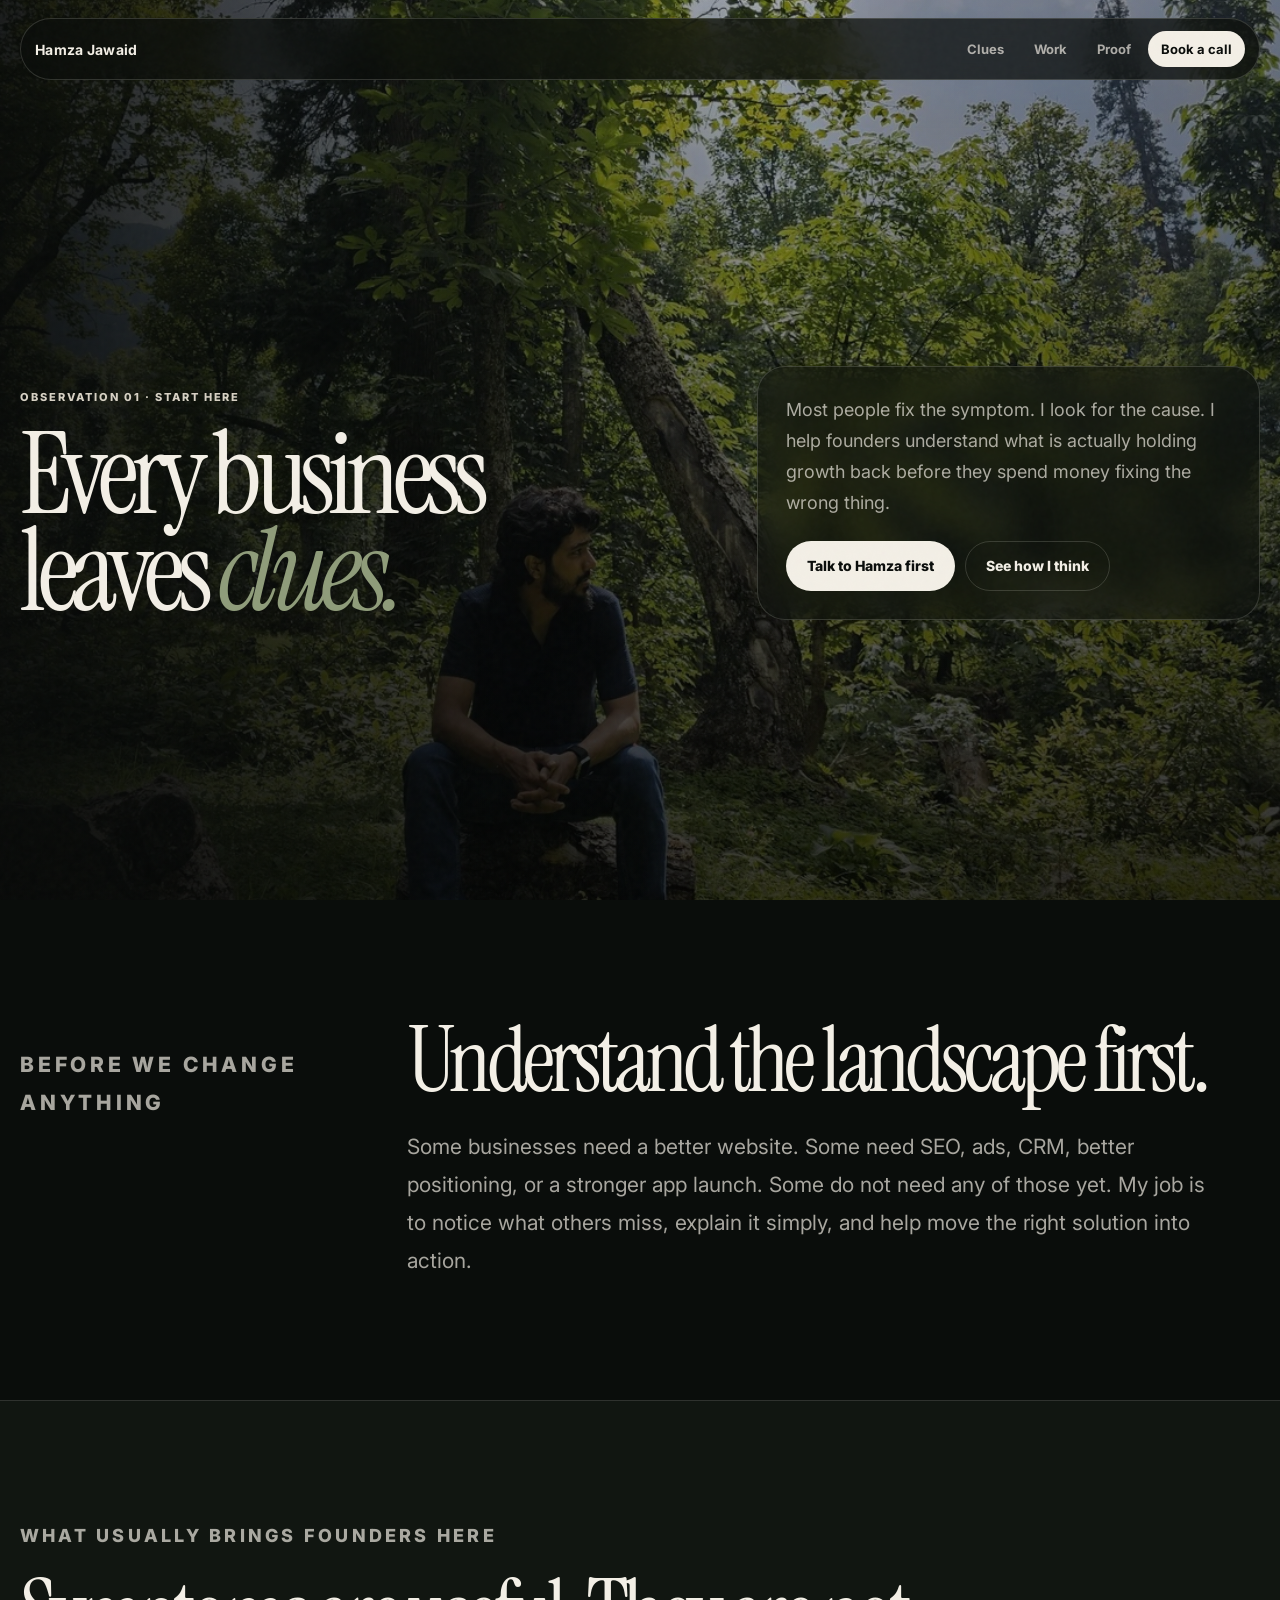
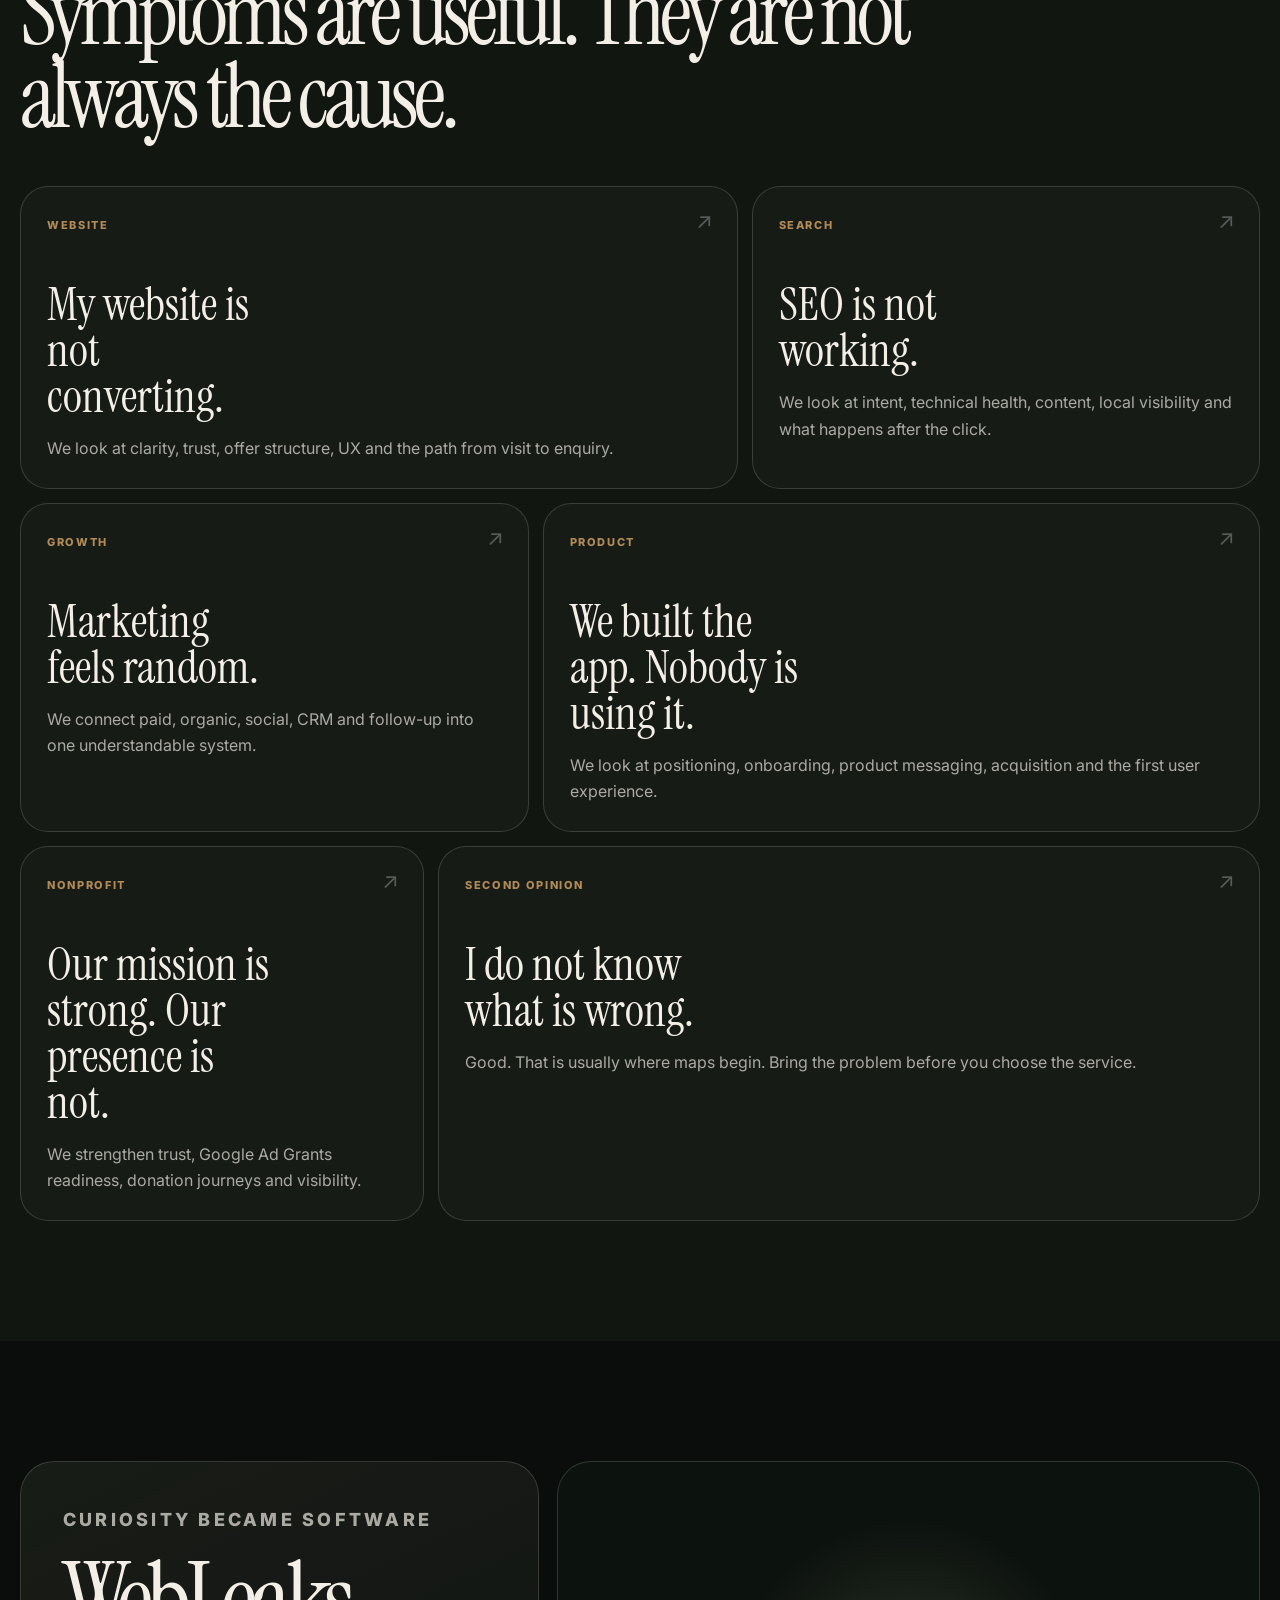
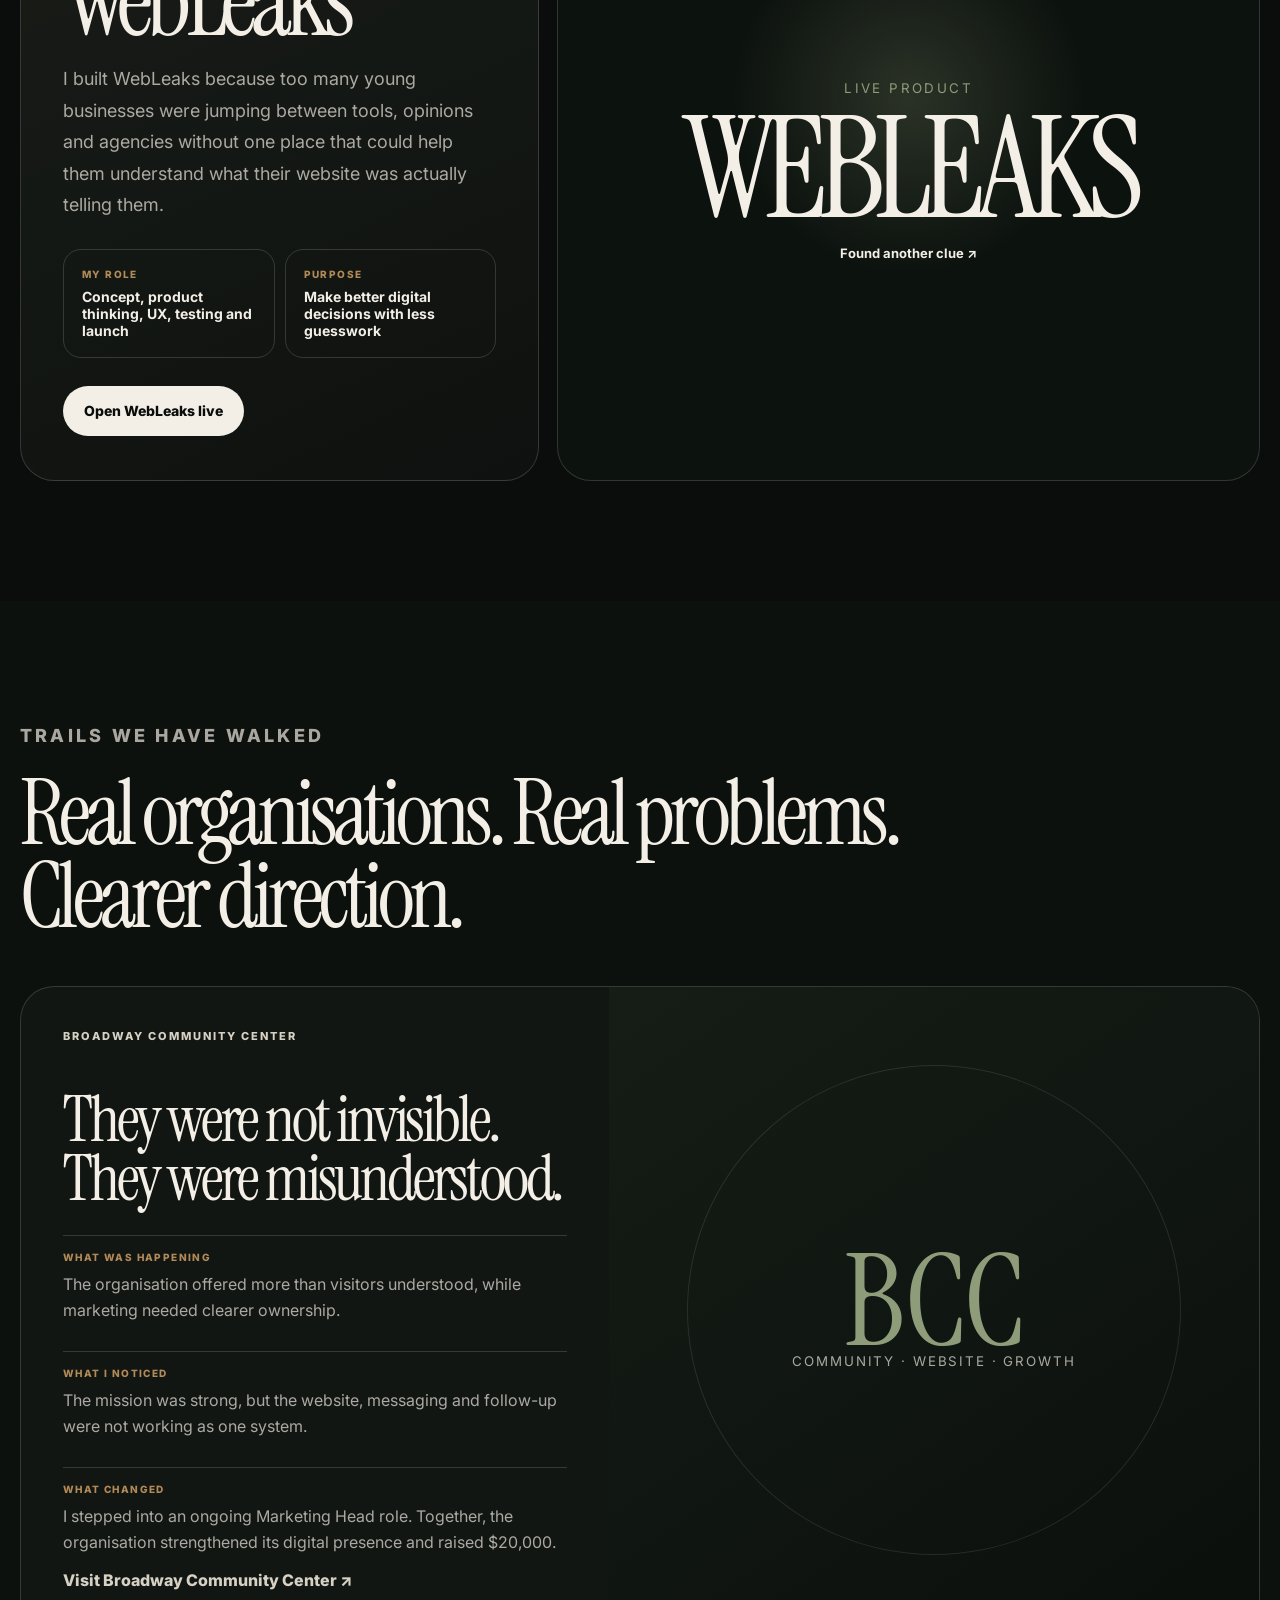
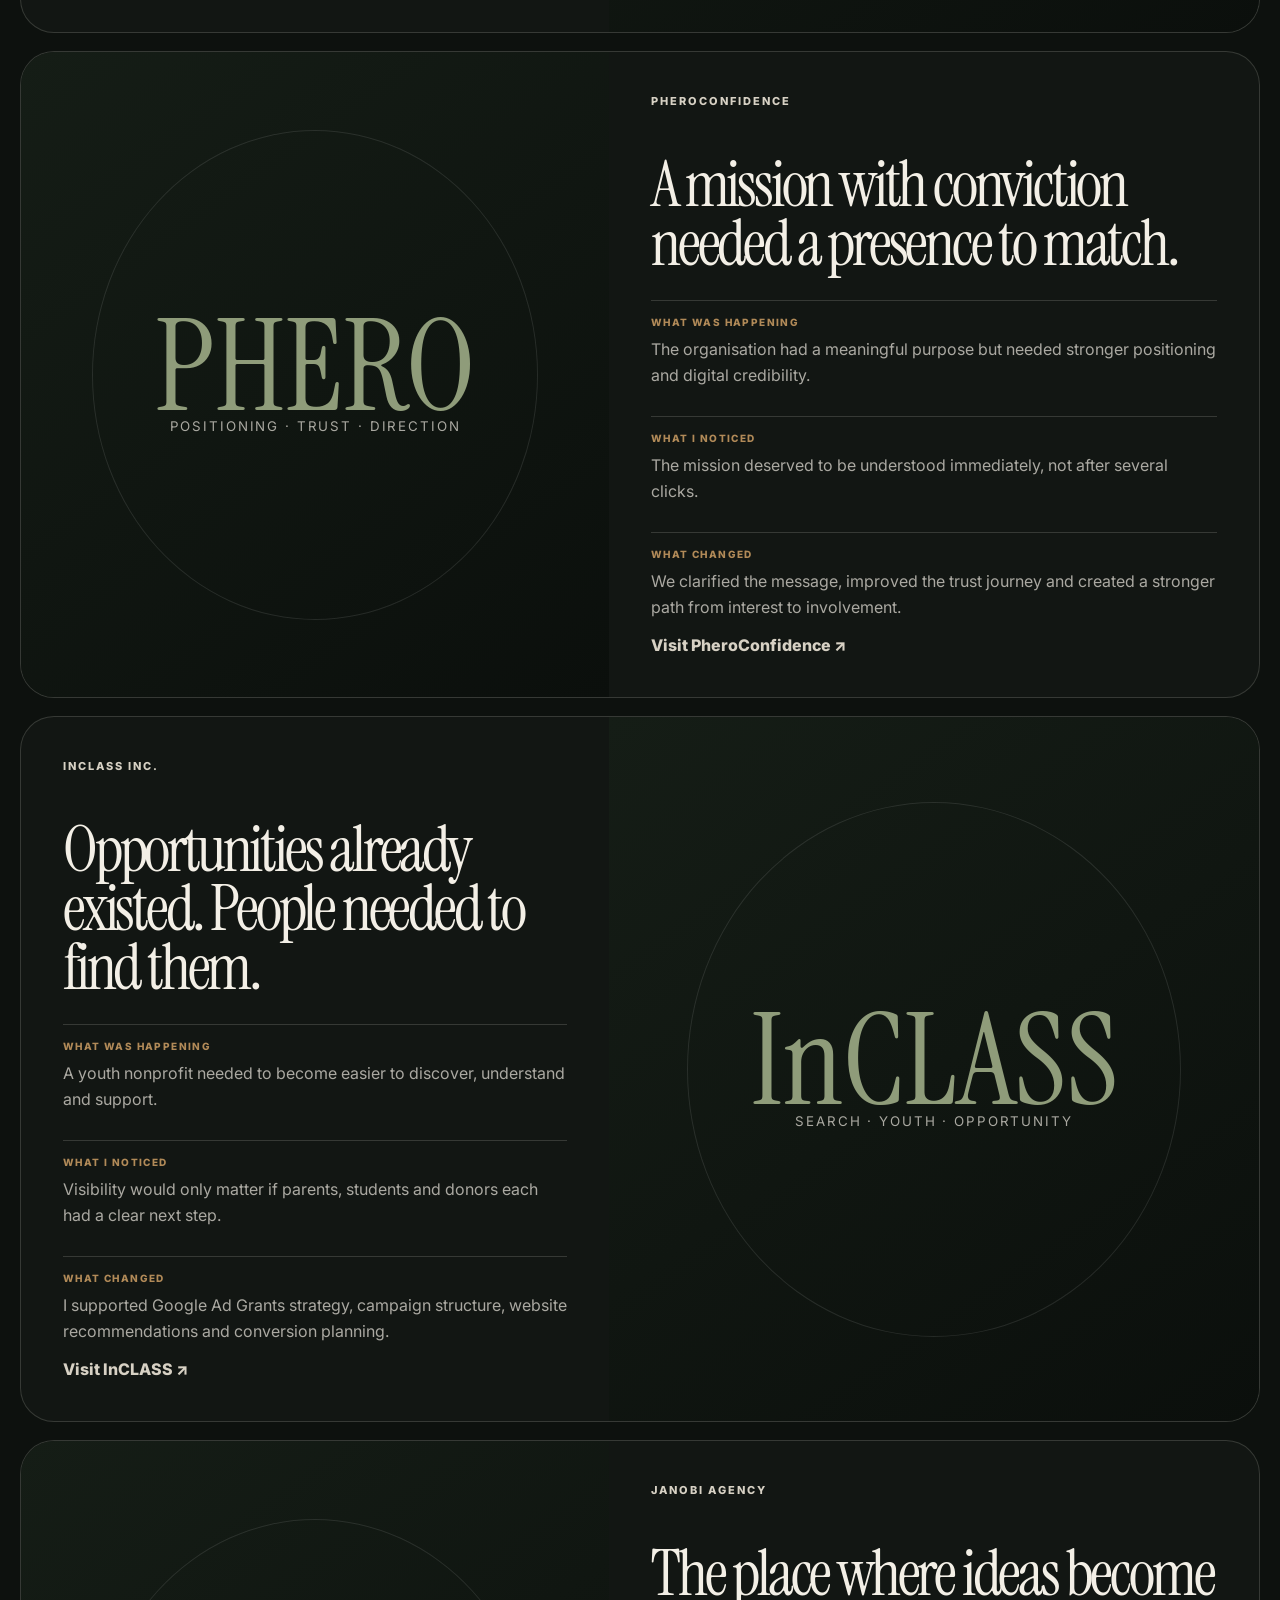
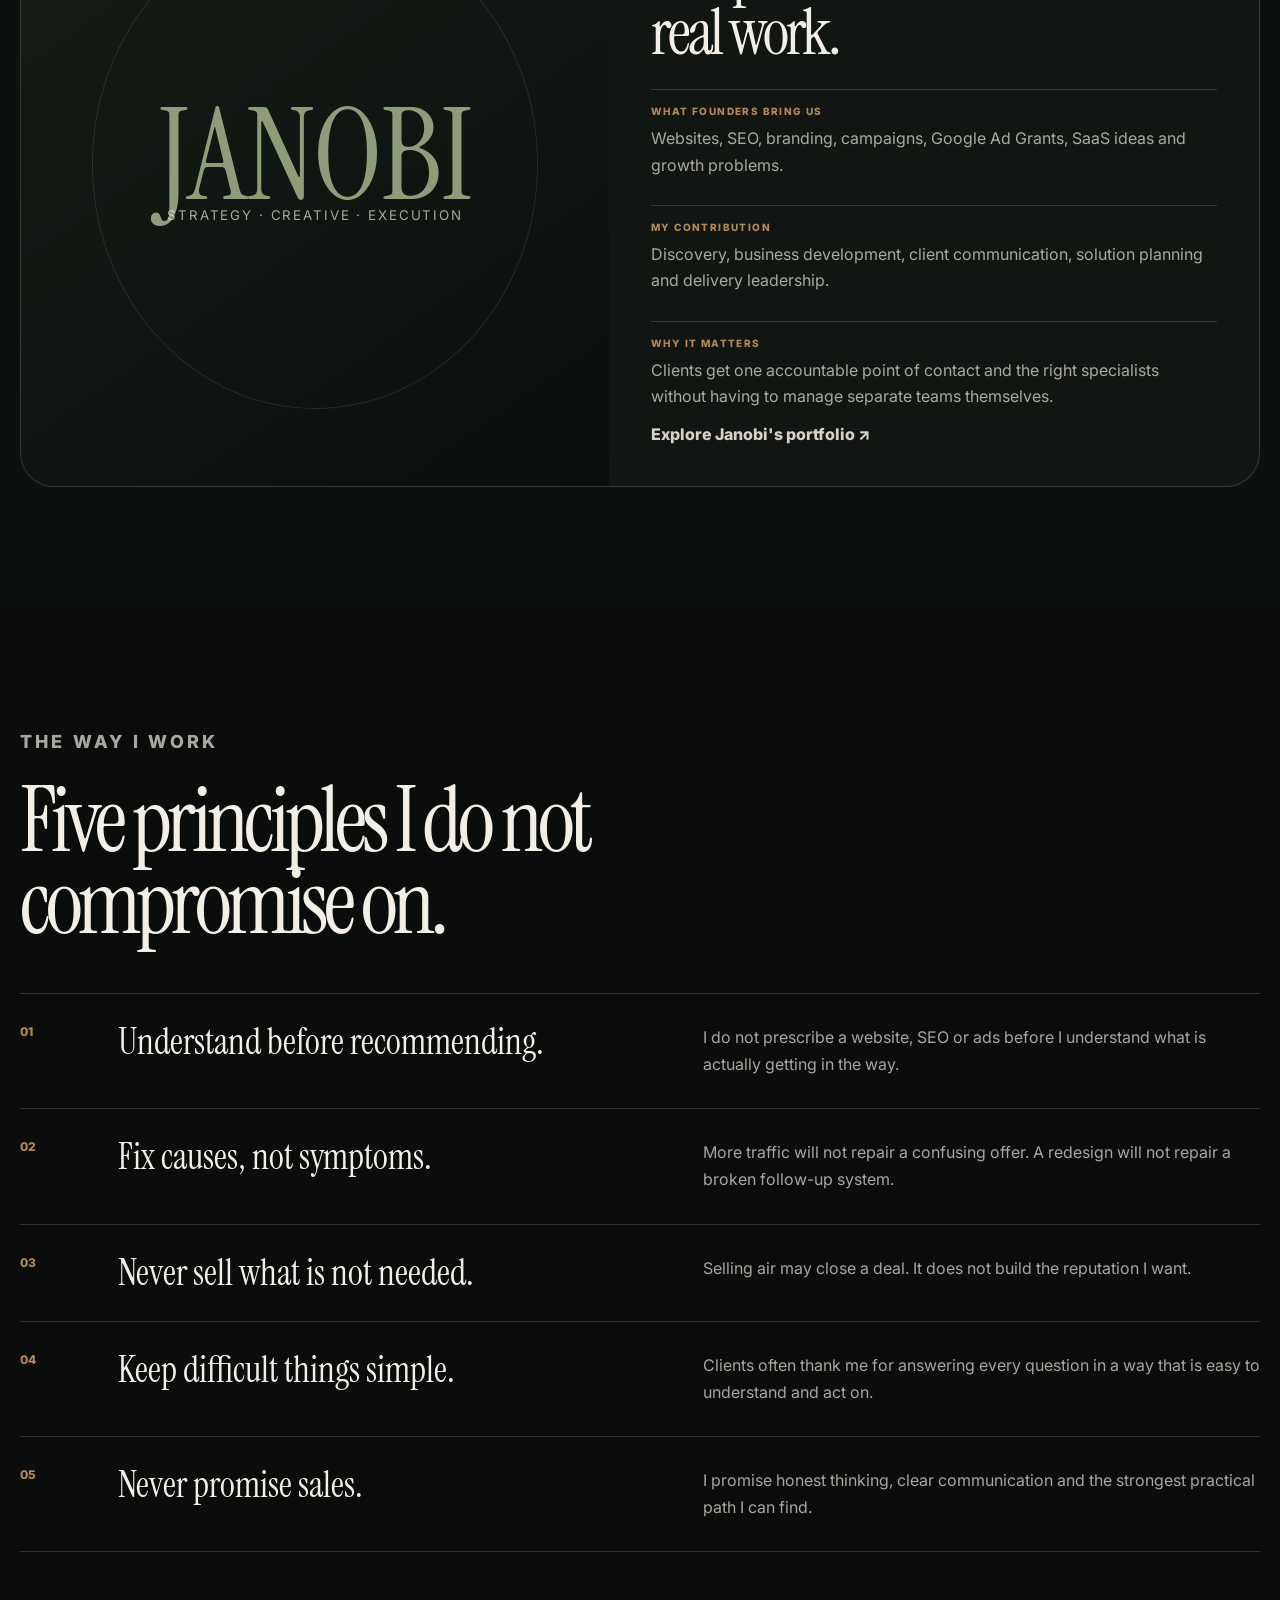
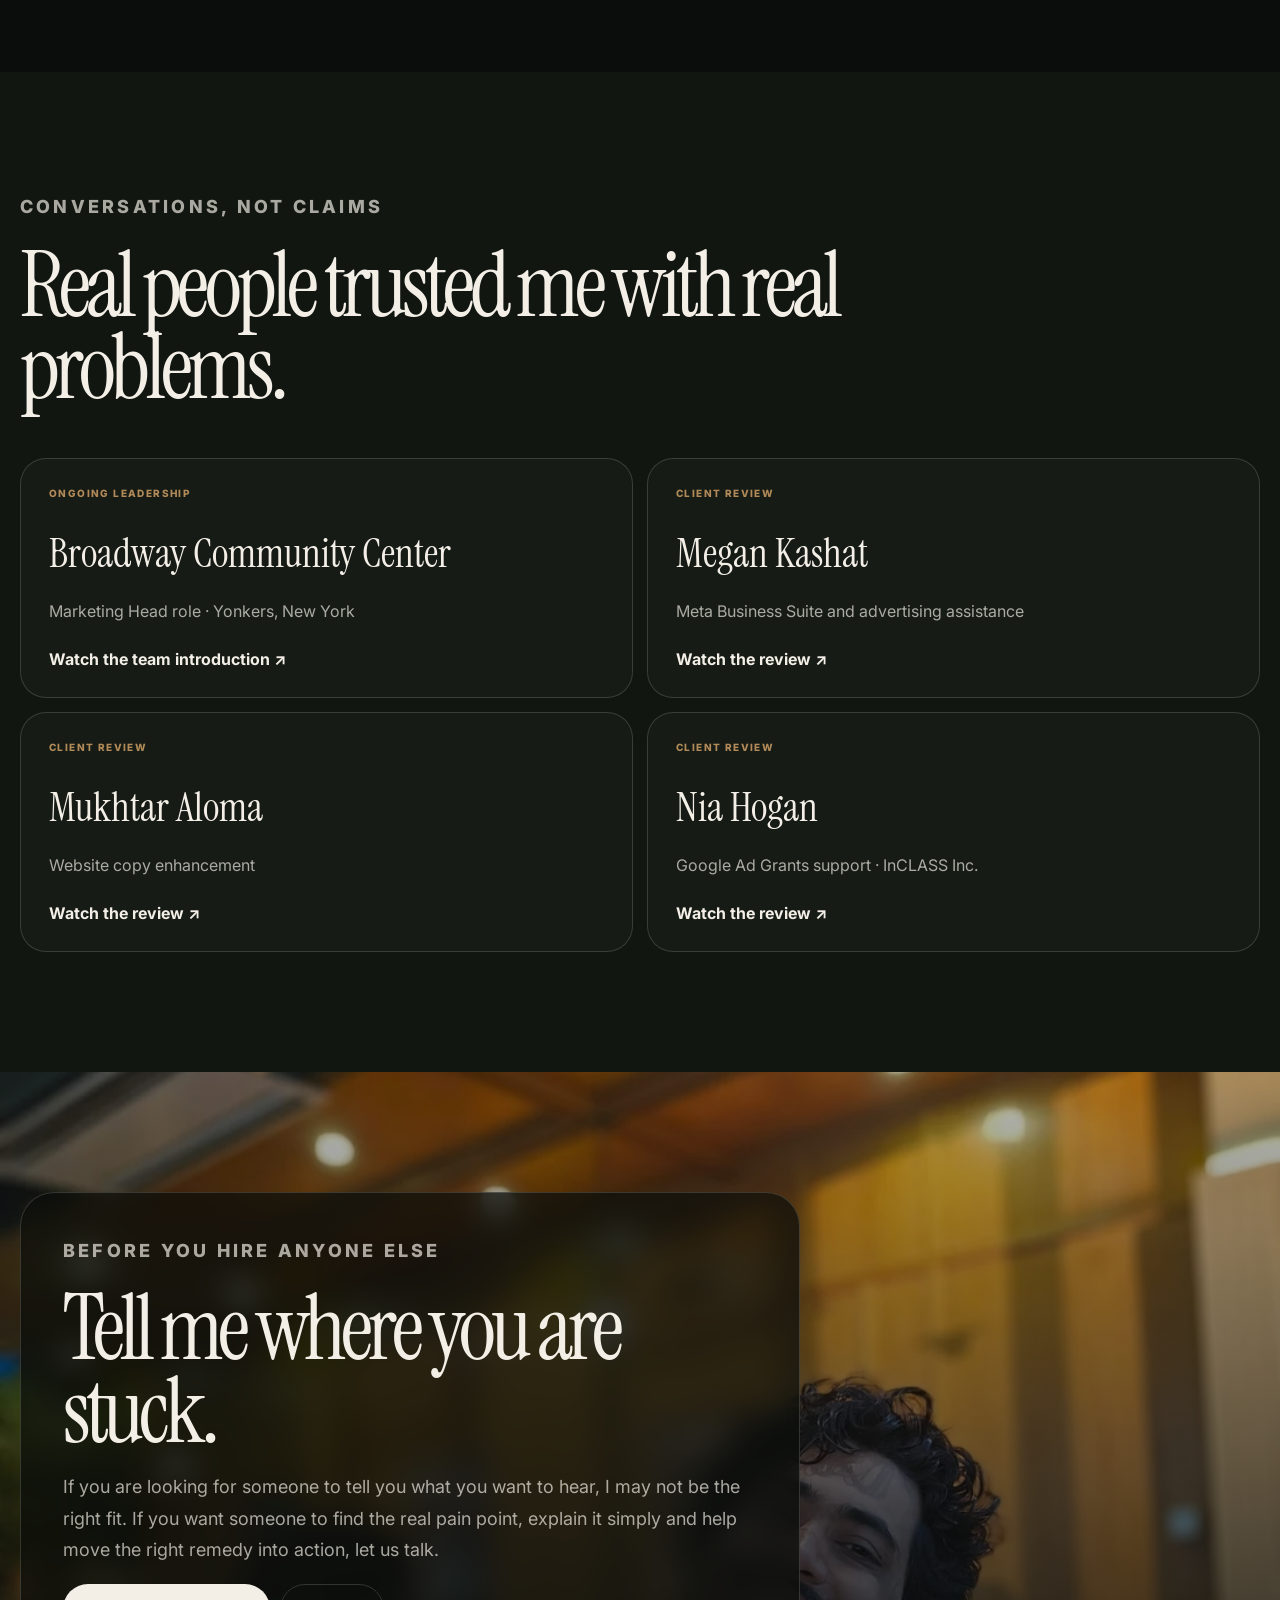
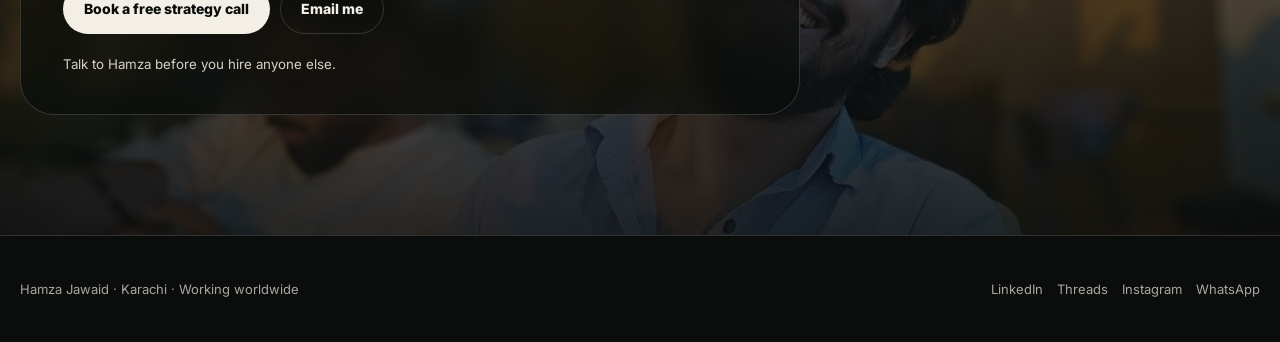
<file: index.html>
<!doctype html>
<html lang="en">
<head>
  <meta charset="utf-8" />
  <meta name="viewport" content="width=device-width, initial-scale=1" />
  <meta name="description" content="Hamza Jawaid helps founders understand what is actually holding their business back before they spend money fixing the wrong problem." />
  <meta name="theme-color" content="#0a0d0b" />
  <meta property="og:title" content="Hamza Jawaid — Every business leaves clues" />
  <meta property="og:description" content="Talk to Hamza before you hire anyone else. Websites, SEO, marketing, CRM, SaaS, apps and nonprofit growth start with finding the real problem." />
  <meta property="og:type" content="website" />
  <meta property="og:image" content="linkedin-banner.webp" />
  <link rel="canonical" href="https://hjbehari.github.io/hamza-portfolio/" />
  <title>Hamza Jawaid</title>
  <link rel="preconnect" href="https://fonts.googleapis.com" />
  <link rel="preconnect" href="https://fonts.gstatic.com" crossorigin />
  <link href="https://fonts.googleapis.com/css2?family=Instrument+Serif:ital@0;1&family=Inter:wght@400;500;600;700;800&display=swap" rel="stylesheet" />
  <link rel="preload" href="field-profile.webp" as="image" fetchpriority="high" />
  <link rel="stylesheet" href="trail.css" />
  <script src="trail.js" defer></script>
</head>
<body>
  <header class="nav" aria-label="Primary navigation">
    <a href="#top"><strong>Hamza Jawaid</strong></a>
    <div class="nav-links">
      <a href="#clues">Clues</a>
      <a href="#work">Work</a>
      <a href="#proof">Proof</a>
      <a class="cta" href="https://calendly.com/hamzabehari/30min" target="_blank" rel="noopener">Book a call</a>
    </div>
  </header>

  <main id="top">
    <section class="hero">
      <div class="shell hero-inner">
        <div data-reveal>
          <p class="chapter">Observation 01 · Start here</p>
          <h1>Every business leaves <em>clues.</em></h1>
        </div>
        <div class="hero-copy" data-reveal>
          <p>Most people fix the symptom. I look for the cause. I help founders understand what is actually holding growth back before they spend money fixing the wrong thing.</p>
          <div class="hero-actions">
            <a class="btn primary" href="https://calendly.com/hamzabehari/30min" target="_blank" rel="noopener">Talk to Hamza first</a>
            <a class="btn" href="#clues">See how I think</a>
          </div>
        </div>
      </div>
    </section>

    <section class="manifesto" id="clues">
      <div class="shell manifesto-grid">
        <p class="chapter" data-reveal>Before we change anything</p>
        <div data-reveal>
          <h2>Understand the landscape first.</h2>
          <p>Some businesses need a better website. Some need SEO, ads, CRM, better positioning, or a stronger app launch. Some do not need any of those yet. My job is to notice what others miss, explain it simply, and help move the right solution into action.</p>
        </div>
      </div>
    </section>

    <section class="symptoms">
      <div class="shell">
        <div class="section-head" data-reveal>
          <p class="chapter">What usually brings founders here</p>
          <h2>Symptoms are useful. They are not always the cause.</h2>
        </div>
        <div class="symptom-grid">
          <article class="symptom" data-reveal><span>Website</span><h3>My website is not converting.</h3><p>We look at clarity, trust, offer structure, UX and the path from visit to enquiry.</p></article>
          <article class="symptom" data-reveal><span>Search</span><h3>SEO is not working.</h3><p>We look at intent, technical health, content, local visibility and what happens after the click.</p></article>
          <article class="symptom" data-reveal><span>Growth</span><h3>Marketing feels random.</h3><p>We connect paid, organic, social, CRM and follow-up into one understandable system.</p></article>
          <article class="symptom" data-reveal><span>Product</span><h3>We built the app. Nobody is using it.</h3><p>We look at positioning, onboarding, product messaging, acquisition and the first user experience.</p></article>
          <article class="symptom" data-reveal><span>Nonprofit</span><h3>Our mission is strong. Our presence is not.</h3><p>We strengthen trust, Google Ad Grants readiness, donation journeys and visibility.</p></article>
          <article class="symptom" data-reveal><span>Second opinion</span><h3>I do not know what is wrong.</h3><p>Good. That is usually where maps begin. Bring the problem before you choose the service.</p></article>
        </div>
      </div>
    </section>

    <section class="product" id="webleaks">
      <div class="shell product-grid">
        <div class="product-copy" data-reveal>
          <p class="chapter">Curiosity became software</p>
          <h2>WebLeaks</h2>
          <p>I built WebLeaks because too many young businesses were jumping between tools, opinions and agencies without one place that could help them understand what their website was actually telling them.</p>
          <div class="product-meta">
            <div><span>My role</span><strong>Concept, product thinking, UX, testing and launch</strong></div>
            <div><span>Purpose</span><strong>Make better digital decisions with less guesswork</strong></div>
          </div>
          <a class="btn primary" href="https://betawebleaks.up.railway.app" target="_blank" rel="noopener">Open WebLeaks live</a>
        </div>
        <a class="product-screen" href="https://betawebleaks.up.railway.app" target="_blank" rel="noopener" data-reveal>
          <small>LIVE PRODUCT</small>
          <strong>WEBLEAKS</strong>
          <b>Found another clue ↗</b>
        </a>
      </div>
    </section>

    <section class="trails" id="work">
      <div class="shell">
        <div class="section-head" data-reveal>
          <p class="chapter">Trails we have walked</p>
          <h2>Real organisations. Real problems. Clearer direction.</h2>
        </div>
        <div class="trail-list">
          <article class="trail" data-reveal>
            <div class="trail-copy"><p class="chapter">Broadway Community Center</p><h3>They were not invisible. They were misunderstood.</h3><div class="trail-story"><div><span>What was happening</span><p>The organisation offered more than visitors understood, while marketing needed clearer ownership.</p></div><div><span>What I noticed</span><p>The mission was strong, but the website, messaging and follow-up were not working as one system.</p></div><div><span>What changed</span><p>I stepped into an ongoing Marketing Head role. Together, the organisation strengthened its digital presence and raised $20,000.</p></div></div><a href="https://yonkersbcc.org/" target="_blank" rel="noopener">Visit Broadway Community Center ↗</a></div>
            <div class="trail-art"><strong>BCC</strong><small>Community · Website · Growth</small></div>
          </article>

          <article class="trail" data-reveal>
            <div class="trail-copy"><p class="chapter">PheroConfidence</p><h3>A mission with conviction needed a presence to match.</h3><div class="trail-story"><div><span>What was happening</span><p>The organisation had a meaningful purpose but needed stronger positioning and digital credibility.</p></div><div><span>What I noticed</span><p>The mission deserved to be understood immediately, not after several clicks.</p></div><div><span>What changed</span><p>We clarified the message, improved the trust journey and created a stronger path from interest to involvement.</p></div></div><a href="https://pheroconfidence.com/" target="_blank" rel="noopener">Visit PheroConfidence ↗</a></div>
            <div class="trail-art"><strong>PHERO</strong><small>Positioning · Trust · Direction</small></div>
          </article>

          <article class="trail" data-reveal>
            <div class="trail-copy"><p class="chapter">InCLASS Inc.</p><h3>Opportunities already existed. People needed to find them.</h3><div class="trail-story"><div><span>What was happening</span><p>A youth nonprofit needed to become easier to discover, understand and support.</p></div><div><span>What I noticed</span><p>Visibility would only matter if parents, students and donors each had a clear next step.</p></div><div><span>What changed</span><p>I supported Google Ad Grants strategy, campaign structure, website recommendations and conversion planning.</p></div></div><a href="https://inclassinc.org/" target="_blank" rel="noopener">Visit InCLASS ↗</a></div>
            <div class="trail-art"><strong>InCLASS</strong><small>Search · Youth · Opportunity</small></div>
          </article>

          <article class="trail" data-reveal>
            <div class="trail-copy"><p class="chapter">Janobi Agency</p><h3>The place where ideas become real work.</h3><div class="trail-story"><div><span>What founders bring us</span><p>Websites, SEO, branding, campaigns, Google Ad Grants, SaaS ideas and growth problems.</p></div><div><span>My contribution</span><p>Discovery, business development, client communication, solution planning and delivery leadership.</p></div><div><span>Why it matters</span><p>Clients get one accountable point of contact and the right specialists without having to manage separate teams themselves.</p></div></div><a href="https://janobi.agency/work" target="_blank" rel="noopener">Explore Janobi's portfolio ↗</a></div>
            <div class="trail-art"><strong>JANOBI</strong><small>Strategy · Creative · Execution</small></div>
          </article>
        </div>
      </div>
    </section>

    <section class="principles">
      <div class="shell">
        <div class="section-head" data-reveal><p class="chapter">The way I work</p><h2>Five principles I do not compromise on.</h2></div>
        <div class="principle-list">
          <div class="principle" data-reveal><span>01</span><h3>Understand before recommending.</h3><p>I do not prescribe a website, SEO or ads before I understand what is actually getting in the way.</p></div>
          <div class="principle" data-reveal><span>02</span><h3>Fix causes, not symptoms.</h3><p>More traffic will not repair a confusing offer. A redesign will not repair a broken follow-up system.</p></div>
          <div class="principle" data-reveal><span>03</span><h3>Never sell what is not needed.</h3><p>Selling air may close a deal. It does not build the reputation I want.</p></div>
          <div class="principle" data-reveal><span>04</span><h3>Keep difficult things simple.</h3><p>Clients often thank me for answering every question in a way that is easy to understand and act on.</p></div>
          <div class="principle" data-reveal><span>05</span><h3>Never promise sales.</h3><p>I promise honest thinking, clear communication and the strongest practical path I can find.</p></div>
        </div>
      </div>
    </section>

    <section class="proof" id="proof">
      <div class="shell">
        <div class="section-head" data-reveal><p class="chapter">Conversations, not claims</p><h2>Real people trusted me with real problems.</h2></div>
        <div class="proof-grid">
          <a class="proof-card" href="https://www.facebook.com/share/r/1BaTH5Ckxs/" target="_blank" rel="noopener" data-reveal><span>Ongoing leadership</span><h3>Broadway Community Center</h3><p>Marketing Head role · Yonkers, New York</p><strong>Watch the team introduction ↗</strong></a>
          <a class="proof-card" href="https://www.instagram.com/s/aGlnaGxpZ2h0OjE4MDY5MjYzMDIxNjkwNjA3?story_media_id=3914909284853227023_1410712384&igsh=MW43eXZxZG82eDI5Nw==" target="_blank" rel="noopener" data-reveal><span>Client review</span><h3>Megan Kashat</h3><p>Meta Business Suite and advertising assistance</p><strong>Watch the review ↗</strong></a>
          <a class="proof-card" href="https://www.instagram.com/s/aGlnaGxpZ2h0OjE4MDY5MjYzMDIxNjkwNjA3?story_media_id=3902056190972871374_1410712384&igsh=MW43eXZxZG82eDI5Nw==" target="_blank" rel="noopener" data-reveal><span>Client review</span><h3>Mukhtar Aloma</h3><p>Website copy enhancement</p><strong>Watch the review ↗</strong></a>
          <a class="proof-card" href="https://www.instagram.com/s/aGlnaGxpZ2h0OjE4MDY5MjYzMDIxNjkwNjA3?story_media_id=3907266950735633816_1410712384&igsh=MW43eXZxZG82eDI5Nw==" target="_blank" rel="noopener" data-reveal><span>Client review</span><h3>Nia Hogan</h3><p>Google Ad Grants support · InCLASS Inc.</p><strong>Watch the review ↗</strong></a>
        </div>
      </div>
    </section>

    <section class="contact" id="contact">
      <div class="shell">
        <div class="contact-panel" data-reveal>
          <p class="chapter">Before you hire anyone else</p>
          <h2>Tell me where you are stuck.</h2>
          <p>If you are looking for someone to tell you what you want to hear, I may not be the right fit. If you want someone to find the real pain point, explain it simply and help move the right remedy into action, let us talk.</p>
          <div class="hero-actions">
            <a class="btn primary" href="https://calendly.com/hamzabehari/30min" target="_blank" rel="noopener">Book a free strategy call</a>
            <a class="btn" href="mailto:hamza@janobi.agency">Email me</a>
          </div>
          <small>Talk to Hamza before you hire anyone else.</small>
        </div>
      </div>
    </section>
  </main>

  <footer>
    <div class="shell footer">
      <p>Hamza Jawaid · Karachi · Working worldwide</p>
      <nav aria-label="Social links">
        <a href="https://www.linkedin.com/in/hamza-jawaid-935748287/" target="_blank" rel="noopener">LinkedIn</a>
        <a href="https://www.threads.com/@hamza._.jawaid" target="_blank" rel="noopener">Threads</a>
        <a href="https://www.instagram.com/hamza._.jawaid/" target="_blank" rel="noopener">Instagram</a>
        <a href="https://wa.me/923332218456" target="_blank" rel="noopener">WhatsApp</a>
      </nav>
    </div>
  </footer>
</body>
</html>
</file>
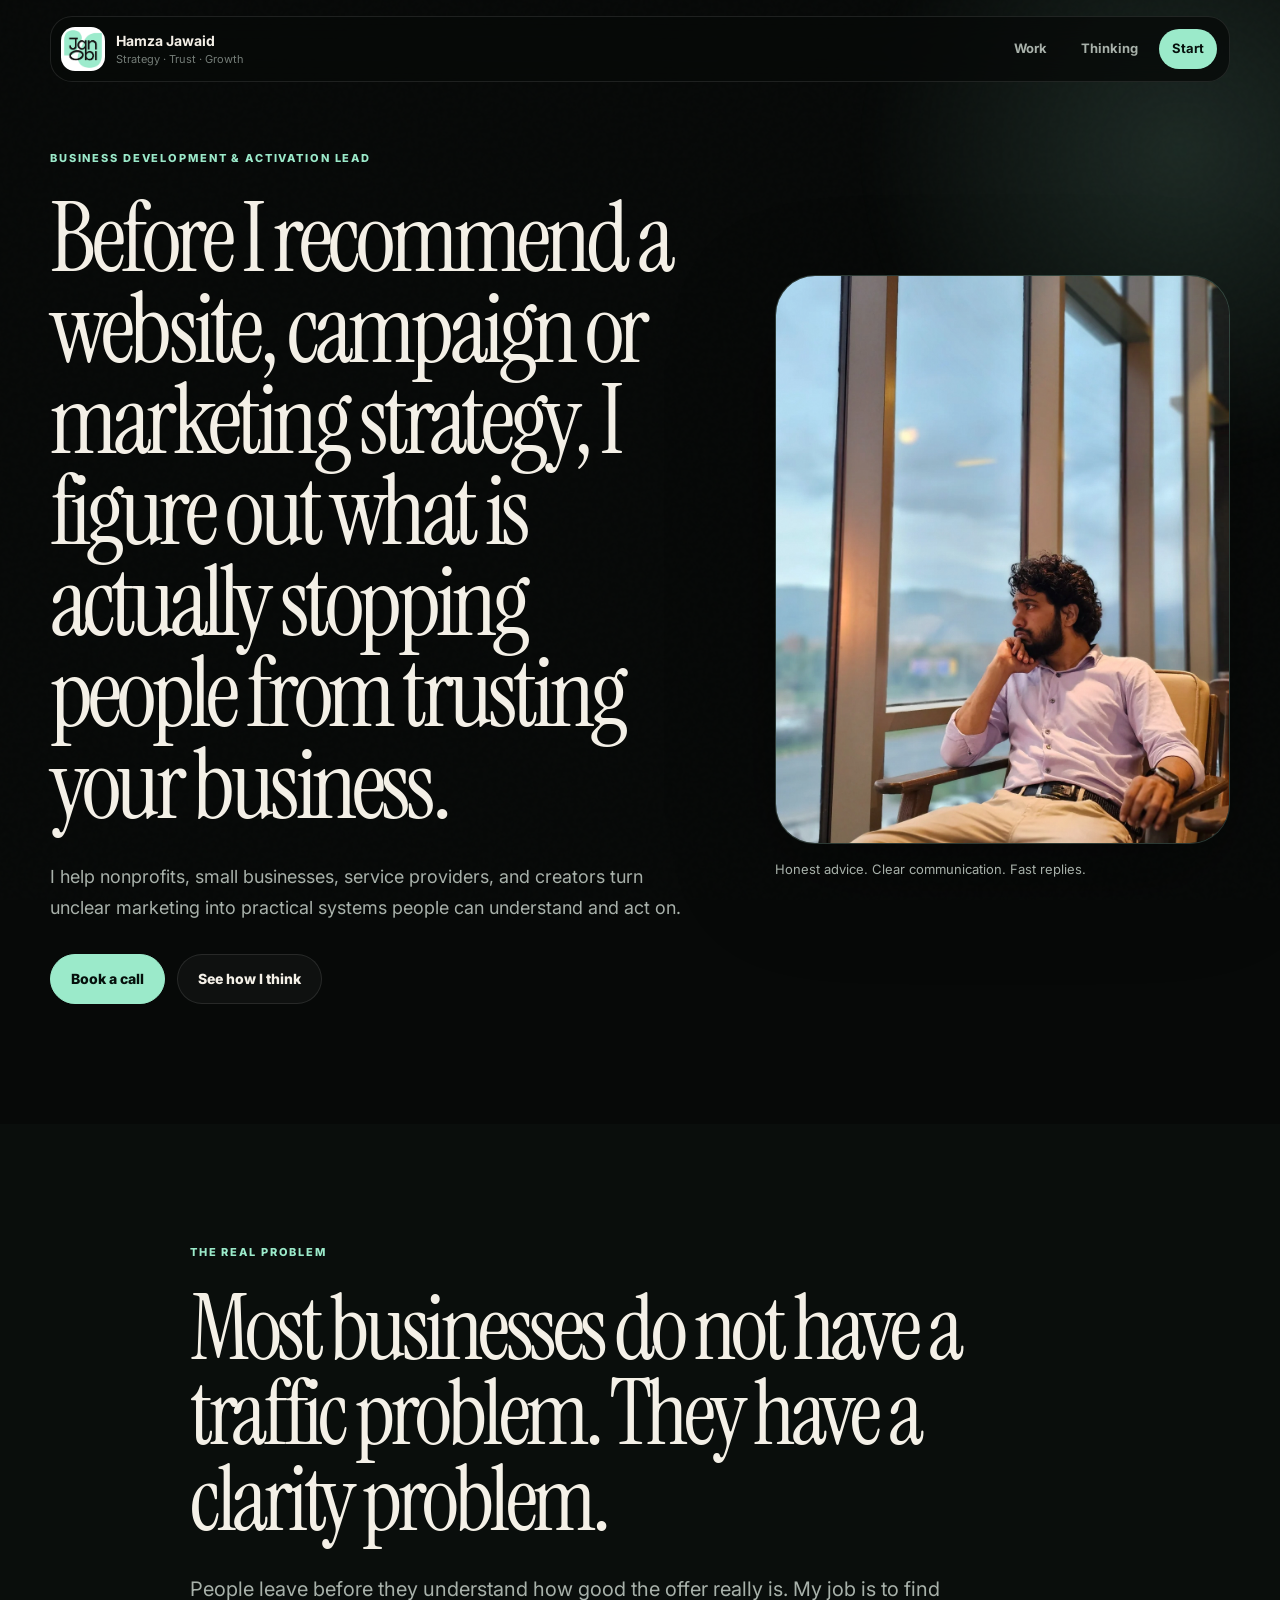
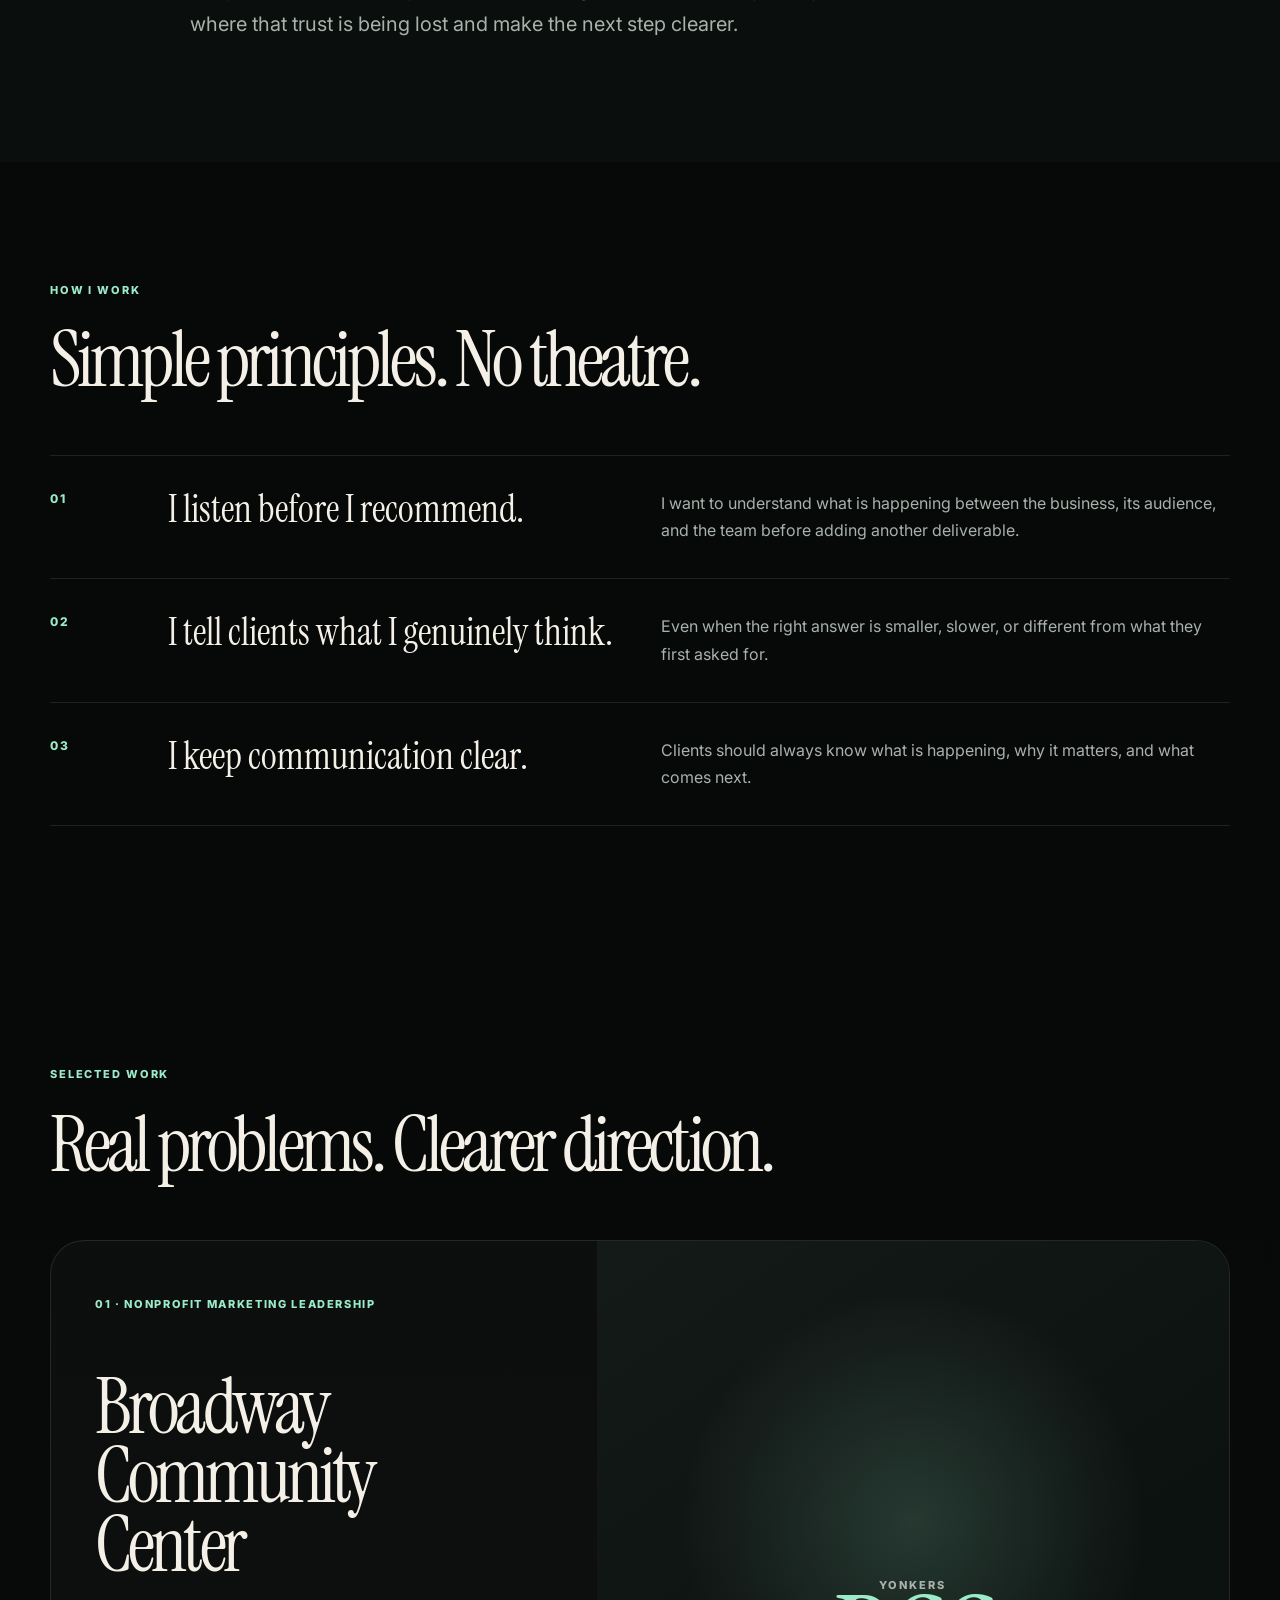
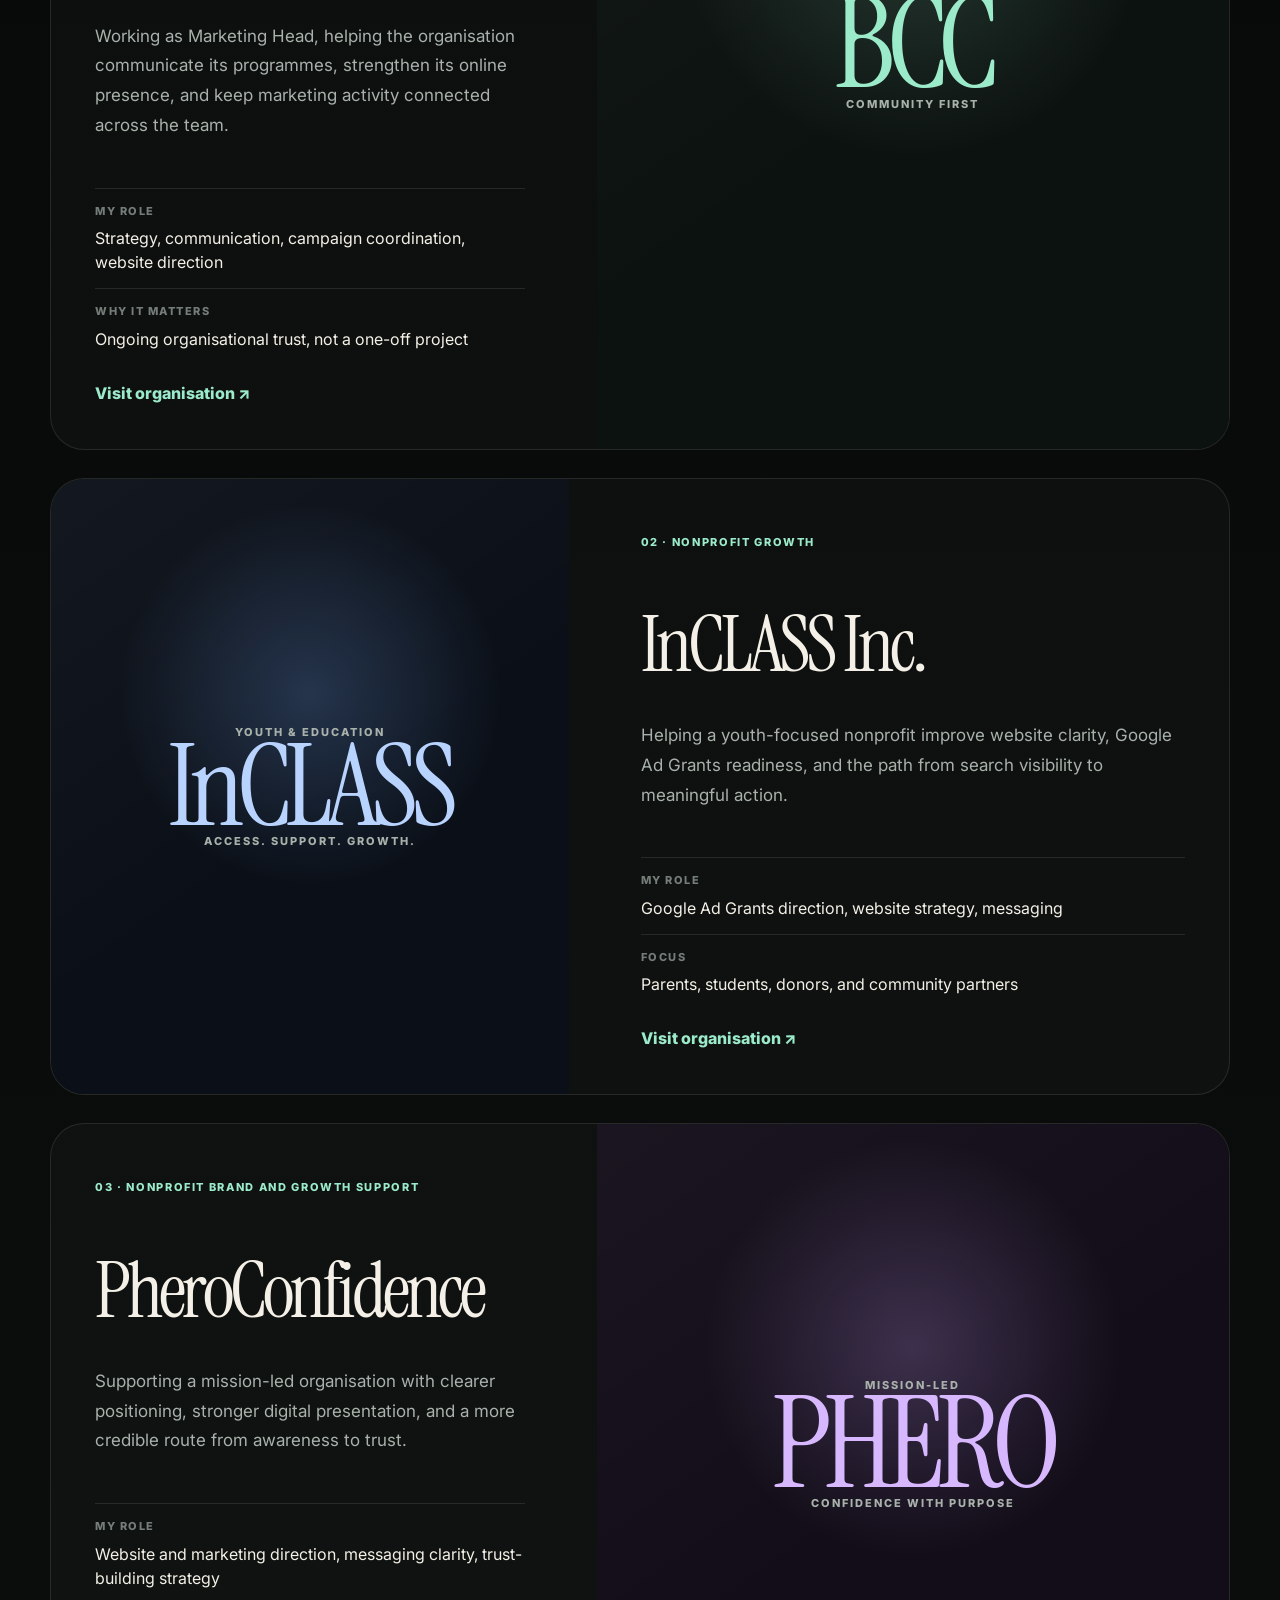
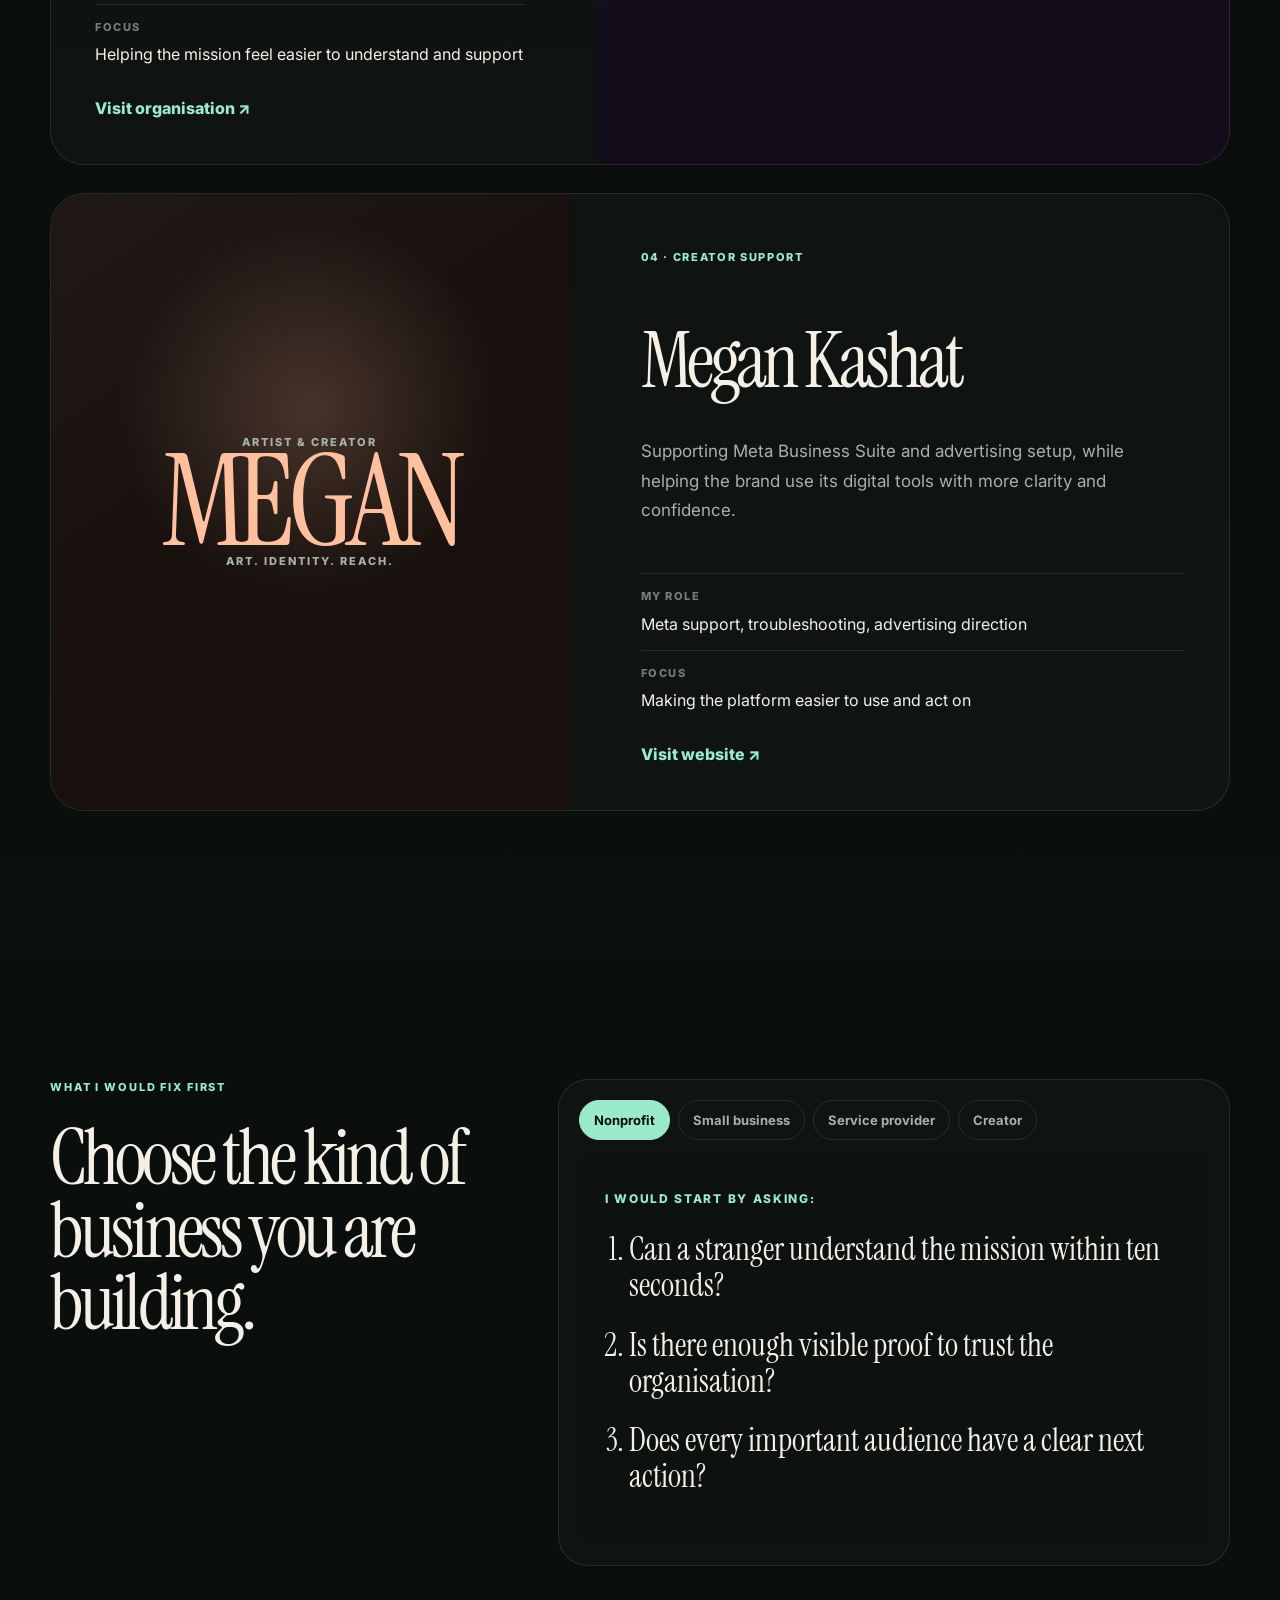
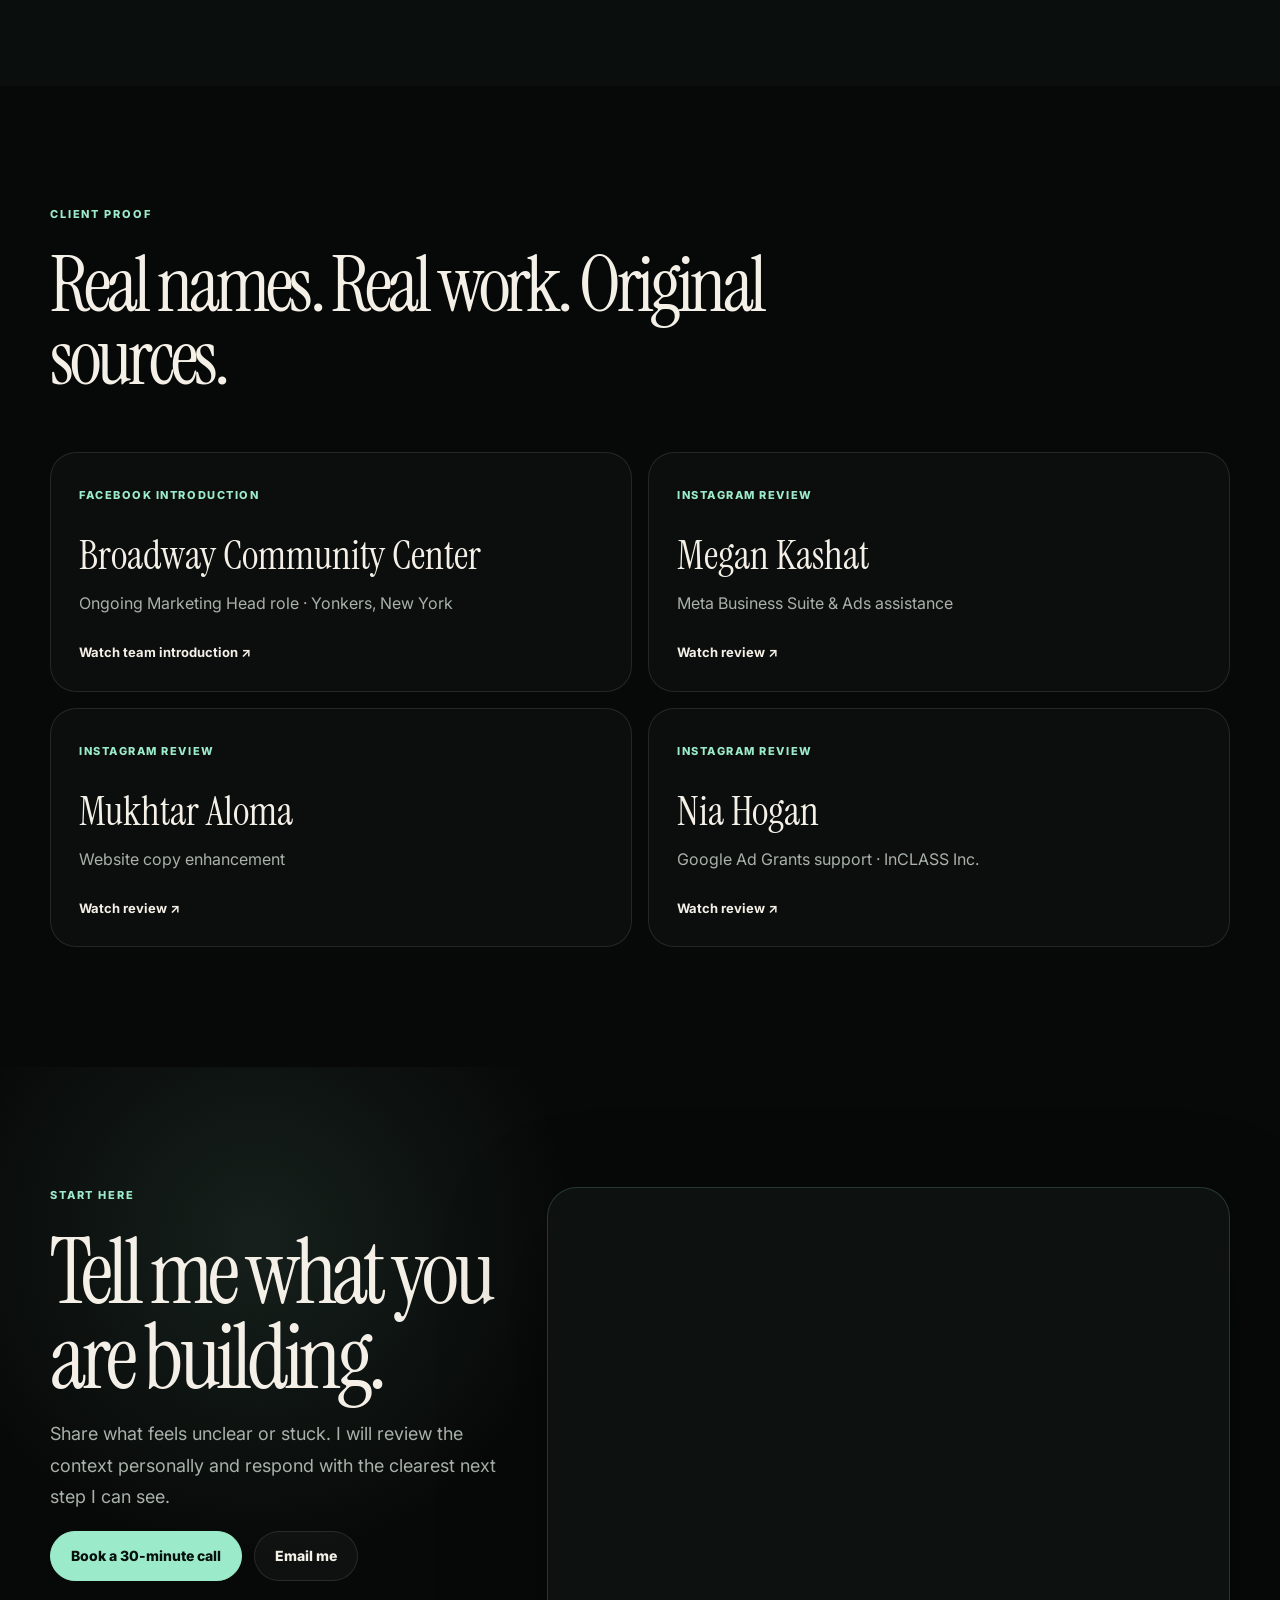
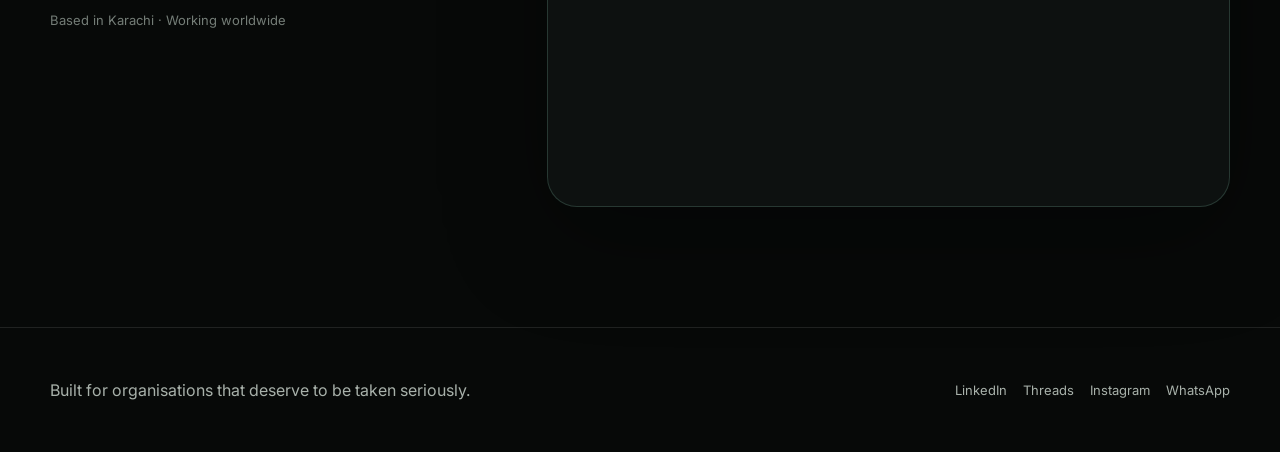
<file: v3/index.html>
<!doctype html>
<html lang="en">
<head>
  <meta charset="utf-8" />
  <meta name="viewport" content="width=device-width, initial-scale=1" />
  <meta name="description" content="Hamza Jawaid helps nonprofits, small businesses, service providers, and creators turn unclear marketing into practical growth systems." />
  <meta name="theme-color" content="#070908" />
  <title>Hamza Jawaid — Strategy, Trust & Growth</title>
  <link rel="preconnect" href="https://fonts.googleapis.com" />
  <link rel="preconnect" href="https://fonts.gstatic.com" crossorigin />
  <link href="https://fonts.googleapis.com/css2?family=Instrument+Serif:ital@0;1&family=Inter:wght@400;500;600;700;800&display=swap" rel="stylesheet" />
  <link rel="stylesheet" href="styles.css" />
  <script src="main.js" defer></script>
</head>
<body>
  <div class="progress" aria-hidden="true"><span></span></div>

  <header class="site-header">
    <a class="brand" href="#top" aria-label="Hamza Jawaid homepage">
      <img src="../janobi-logo-tile.png" alt="Janobi logo" />
      <span><strong>Hamza Jawaid</strong><small>Strategy · Trust · Growth</small></span>
    </a>
    <nav aria-label="Primary navigation">
      <a href="#work">Work</a>
      <a href="#thinking">Thinking</a>
      <a href="#start" class="nav-cta">Start</a>
    </nav>
  </header>

  <main id="top">
    <section class="hero scene">
      <div class="hero-glow" aria-hidden="true"></div>
      <div class="container hero-grid">
        <div class="hero-copy reveal">
          <p class="eyebrow">Business Development & Activation Lead</p>
          <h1>Before I recommend a website, campaign or marketing strategy, I figure out what is actually stopping people from trusting your business.</h1>
          <p class="lead">I help nonprofits, small businesses, service providers, and creators turn unclear marketing into practical systems people can understand and act on.</p>
          <div class="actions">
            <a class="button primary" href="https://calendly.com/hamzabehari/30min" target="_blank" rel="noopener">Book a call</a>
            <a class="button ghost" href="#thinking">See how I think</a>
          </div>
        </div>
        <div class="hero-portrait reveal delay-1">
          <div class="portrait-shell">
            <img src="../hero-profile.webp" alt="Hamza Jawaid in a professional setting" fetchpriority="high" />
          </div>
          <div class="hero-note">Honest advice. Clear communication. Fast replies.</div>
        </div>
      </div>
    </section>

    <section class="statement scene" id="thinking">
      <div class="container narrow reveal">
        <p class="eyebrow">The real problem</p>
        <h2>Most businesses do not have a traffic problem. They have a clarity problem.</h2>
        <p>People leave before they understand how good the offer really is. My job is to find where that trust is being lost and make the next step clearer.</p>
      </div>
    </section>

    <section class="principles scene">
      <div class="container">
        <div class="section-heading reveal">
          <p class="eyebrow">How I work</p>
          <h2>Simple principles. No theatre.</h2>
        </div>
        <div class="principle-list">
          <article class="principle reveal"><span>01</span><h3>I listen before I recommend.</h3><p>I want to understand what is happening between the business, its audience, and the team before adding another deliverable.</p></article>
          <article class="principle reveal"><span>02</span><h3>I tell clients what I genuinely think.</h3><p>Even when the right answer is smaller, slower, or different from what they first asked for.</p></article>
          <article class="principle reveal"><span>03</span><h3>I keep communication clear.</h3><p>Clients should always know what is happening, why it matters, and what comes next.</p></article>
        </div>
      </div>
    </section>

    <section class="work scene" id="work">
      <div class="container">
        <div class="section-heading reveal">
          <p class="eyebrow">Selected work</p>
          <h2>Real problems. Clearer direction.</h2>
        </div>

        <article class="project project-bcc reveal">
          <div class="project-copy">
            <p class="project-index">01 · Nonprofit marketing leadership</p>
            <h3>Broadway Community Center</h3>
            <p>Working as Marketing Head, helping the organisation communicate its programmes, strengthen its online presence, and keep marketing activity connected across the team.</p>
            <dl><div><dt>My role</dt><dd>Strategy, communication, campaign coordination, website direction</dd></div><div><dt>Why it matters</dt><dd>Ongoing organisational trust, not a one-off project</dd></div></dl>
            <a href="https://yonkersbcc.org/" target="_blank" rel="noopener">Visit organisation ↗</a>
          </div>
          <div class="project-visual text-visual visual-bcc"><span>Yonkers</span><strong>BCC</strong><small>Community first</small></div>
        </article>

        <article class="project reverse reveal">
          <div class="project-copy">
            <p class="project-index">02 · Nonprofit growth</p>
            <h3>InCLASS Inc.</h3>
            <p>Helping a youth-focused nonprofit improve website clarity, Google Ad Grants readiness, and the path from search visibility to meaningful action.</p>
            <dl><div><dt>My role</dt><dd>Google Ad Grants direction, website strategy, messaging</dd></div><div><dt>Focus</dt><dd>Parents, students, donors, and community partners</dd></div></dl>
            <a href="https://inclassinc.org/" target="_blank" rel="noopener">Visit organisation ↗</a>
          </div>
          <div class="project-visual text-visual visual-inclass"><span>Youth & education</span><strong>InCLASS</strong><small>Access. Support. Growth.</small></div>
        </article>

        <article class="project reveal">
          <div class="project-copy">
            <p class="project-index">03 · Nonprofit brand and growth support</p>
            <h3>PheroConfidence</h3>
            <p>Supporting a mission-led organisation with clearer positioning, stronger digital presentation, and a more credible route from awareness to trust.</p>
            <dl><div><dt>My role</dt><dd>Website and marketing direction, messaging clarity, trust-building strategy</dd></div><div><dt>Focus</dt><dd>Helping the mission feel easier to understand and support</dd></div></dl>
            <a href="https://pheroconfidence.com/" target="_blank" rel="noopener">Visit organisation ↗</a>
          </div>
          <div class="project-visual text-visual visual-phero"><span>Mission-led</span><strong>PHERO</strong><small>Confidence with purpose</small></div>
        </article>

        <article class="project reverse reveal">
          <div class="project-copy">
            <p class="project-index">04 · Creator support</p>
            <h3>Megan Kashat</h3>
            <p>Supporting Meta Business Suite and advertising setup, while helping the brand use its digital tools with more clarity and confidence.</p>
            <dl><div><dt>My role</dt><dd>Meta support, troubleshooting, advertising direction</dd></div><div><dt>Focus</dt><dd>Making the platform easier to use and act on</dd></div></dl>
            <a href="https://www.megankashat.com/" target="_blank" rel="noopener">Visit website ↗</a>
          </div>
          <div class="project-visual text-visual visual-megan"><span>Artist & creator</span><strong>MEGAN</strong><small>Art. Identity. Reach.</small></div>
        </article>
      </div>
    </section>

    <section class="diagnostic scene" id="diagnostic">
      <div class="container diagnostic-grid">
        <div class="section-heading reveal">
          <p class="eyebrow">What I would fix first</p>
          <h2>Choose the kind of business you are building.</h2>
        </div>
        <div class="diagnostic-ui reveal delay-1">
          <div class="tabs" role="tablist" aria-label="Business type">
            <button class="tab active" data-type="nonprofit" aria-selected="true">Nonprofit</button>
            <button class="tab" data-type="business" aria-selected="false">Small business</button>
            <button class="tab" data-type="service" aria-selected="false">Service provider</button>
            <button class="tab" data-type="creator" aria-selected="false">Creator</button>
          </div>
          <div class="diagnostic-panel" aria-live="polite">
            <p class="panel-label">I would start by asking:</p>
            <ol id="diagnostic-list">
              <li>Can a stranger understand the mission within ten seconds?</li>
              <li>Is there enough visible proof to trust the organisation?</li>
              <li>Does every important audience have a clear next action?</li>
            </ol>
          </div>
        </div>
      </div>
    </section>

    <section class="proof scene" id="proof">
      <div class="container">
        <div class="section-heading reveal">
          <p class="eyebrow">Client proof</p>
          <h2>Real names. Real work. Original sources.</h2>
        </div>
        <div class="proof-grid">
          <a class="proof-card reveal" href="https://www.facebook.com/share/r/1BaTH5Ckxs/" target="_blank" rel="noopener"><span>Facebook introduction</span><h3>Broadway Community Center</h3><p>Ongoing Marketing Head role · Yonkers, New York</p><strong>Watch team introduction ↗</strong></a>
          <a class="proof-card reveal" href="https://www.instagram.com/s/aGlnaGxpZ2h0OjE4MDY5MjYzMDIxNjkwNjA3?story_media_id=3914909284853227023_1410712384&igsh=MW43eXZxZG82eDI5Nw==" target="_blank" rel="noopener"><span>Instagram review</span><h3>Megan Kashat</h3><p>Meta Business Suite & Ads assistance</p><strong>Watch review ↗</strong></a>
          <a class="proof-card reveal" href="https://www.instagram.com/s/aGlnaGxpZ2h0OjE4MDY5MjYzMDIxNjkwNjA3?story_media_id=3902056190972871374_1410712384&igsh=MW43eXZxZG82eDI5Nw==" target="_blank" rel="noopener"><span>Instagram review</span><h3>Mukhtar Aloma</h3><p>Website copy enhancement</p><strong>Watch review ↗</strong></a>
          <a class="proof-card reveal" href="https://www.instagram.com/s/aGlnaGxpZ2h0OjE4MDY5MjYzMDIxNjkwNjA3?story_media_id=3907266950735633816_1410712384&igsh=MW43eXZxZG82eDI5Nw==" target="_blank" rel="noopener"><span>Instagram review</span><h3>Nia Hogan</h3><p>Google Ad Grants support · InCLASS Inc.</p><strong>Watch review ↗</strong></a>
        </div>
      </div>
    </section>

    <section class="start scene" id="start">
      <div class="container start-grid">
        <div class="start-copy reveal">
          <p class="eyebrow">Start here</p>
          <h2>Tell me what you are building.</h2>
          <p>Share what feels unclear or stuck. I will review the context personally and respond with the clearest next step I can see.</p>
          <div class="actions">
            <a class="button primary" href="https://calendly.com/hamzabehari/30min" target="_blank" rel="noopener">Book a 30-minute call</a>
            <a class="button ghost" href="mailto:hamza@janobi.agency">Email me</a>
          </div>
          <p class="availability">Based in Karachi · Working worldwide</p>
        </div>
        <div class="form-shell reveal delay-1">
          <script src="https://js-na2.hsforms.net/forms/embed/246644683.js" defer></script>
          <div class="hs-form-frame" data-region="na2" data-form-id="9462e788-964a-4e3a-8e19-41f201bb006c" data-portal-id="246644683"></div>
        </div>
      </div>
    </section>
  </main>

  <footer>
    <div class="container footer-grid">
      <p>Built for organisations that deserve to be taken seriously.</p>
      <div><a href="https://www.linkedin.com/in/hamza-jawaid-935748287/" target="_blank" rel="noopener">LinkedIn</a><a href="https://www.threads.com/@hamza._.jawaid" target="_blank" rel="noopener">Threads</a><a href="https://www.instagram.com/hamza._.jawaid/" target="_blank" rel="noopener">Instagram</a><a href="https://wa.me/923332218456" target="_blank" rel="noopener">WhatsApp</a></div>
    </div>
  </footer>
</body>
</html>
</file>
<file: trail.css>
:root{--ink:#0a0d0b;--ink-2:#111611;--stone:#d7d1c4;--paper:#f3efe6;--moss:#8f9c7a;--bronze:#b18a58;--line:rgba(243,239,230,.16);--muted:rgba(243,239,230,.68);--serif:'Instrument Serif',Georgia,serif;--sans:'Inter',Arial,sans-serif}*{box-sizing:border-box}html{scroll-behavior:smooth;background:var(--ink)}body{margin:0;background:var(--ink);color:var(--paper);font-family:var(--sans);overflow-x:hidden}body:before{content:"";position:fixed;inset:0;pointer-events:none;z-index:99;opacity:.045;background-image:url("data:image/svg+xml,%3Csvg viewBox='0 0 180 180' xmlns='http://www.w3.org/2000/svg'%3E%3Cfilter id='n'%3E%3CfeTurbulence type='fractalNoise' baseFrequency='.78' numOctaves='3' stitchTiles='stitch'/%3E%3C/filter%3E%3Crect width='100%25' height='100%25' filter='url(%23n)' opacity='.5'/%3E%3C/svg%3E")}a{color:inherit;text-decoration:none}.shell{width:min(1240px,calc(100% - 40px));margin:auto}.nav{position:fixed;top:18px;left:50%;transform:translateX(-50%);z-index:40;width:min(1240px,calc(100% - 24px));display:flex;align-items:center;justify-content:space-between;padding:12px 14px;border:1px solid var(--line);border-radius:999px;background:rgba(10,13,11,.72);backdrop-filter:blur(18px)}.nav strong{font-size:14px;letter-spacing:.02em}.nav-links{display:flex;gap:4px}.nav-links a{padding:10px 13px;border-radius:999px;color:var(--muted);font-size:13px;font-weight:700}.nav-links .cta{background:var(--paper);color:var(--ink)}.hero{min-height:100svh;position:relative;display:grid;align-items:end;padding:140px 0 54px;background:linear-gradient(180deg,rgba(0,0,0,.18),rgba(0,0,0,.74)),url('field-profile.webp') center 58%/cover no-repeat}.hero:after{content:"";position:absolute;inset:0;background:linear-gradient(90deg,rgba(8,10,9,.9),rgba(8,10,9,.16) 60%,rgba(8,10,9,.34))}.hero-inner{position:relative;z-index:1;display:grid;grid-template-columns:1.15fr .85fr;gap:56px;align-items:end}.chapter{margin:0 0 22px;color:var(--stone);font-size:11px;font-weight:800;letter-spacing:.18em;text-transform:uppercase}.hero h1{max-width:900px;margin:0;font:400 clamp(64px,9vw,144px)/.84 var(--serif);letter-spacing:-.065em;text-wrap:balance}.hero h1 em{color:var(--moss);font-style:italic}.hero-copy{max-width:620px;justify-self:end;padding:28px;border:1px solid var(--line);border-radius:28px;background:rgba(10,13,11,.54);backdrop-filter:blur(14px)}.hero-copy p{margin:0 0 22px;color:var(--muted);font-size:18px;line-height:1.72}.hero-actions{display:flex;flex-wrap:wrap;gap:10px}.btn{display:inline-flex;align-items:center;justify-content:center;min-height:50px;padding:0 20px;border:1px solid var(--line);border-radius:999px;font-size:14px;font-weight:800;transition:.3s ease}.btn.primary{background:var(--paper);color:var(--ink)}.btn:hover{transform:translateY(-2px)}.manifesto{padding:120px 0;border-bottom:1px solid var(--line)}.manifesto-grid{display:grid;grid-template-columns:.55fr 1.45fr;gap:64px}.manifesto h2,.section-head h2,.contact h2{margin:0;font:400 clamp(56px,7vw,106px)/.92 var(--serif);letter-spacing:-.055em}.manifesto p{max-width:820px;margin:26px 0 0;color:var(--muted);font-size:21px;line-height:1.8}.symptoms{padding:120px 0;background:var(--ink-2)}.section-head{max-width:900px;margin-bottom:48px}.section-head p{max-width:720px;color:var(--muted);font-size:18px;line-height:1.7}.symptom-grid{display:grid;grid-template-columns:repeat(12,minmax(0,1fr));gap:14px}.symptom{position:relative;min-height:250px;padding:26px;border:1px solid var(--line);border-radius:28px;background:rgba(255,255,255,.025);overflow:hidden}.symptom:nth-child(1),.symptom:nth-child(4){grid-column:span 7}.symptom:nth-child(2),.symptom:nth-child(3){grid-column:span 5}.symptom:nth-child(5){grid-column:span 4}.symptom:nth-child(6){grid-column:span 8}.symptom:after{content:"↗";position:absolute;right:24px;top:20px;color:rgba(255,255,255,.28);font-size:22px}.symptom span{color:var(--bronze);font-size:11px;font-weight:800;letter-spacing:.15em;text-transform:uppercase}.symptom h3{max-width:11ch;margin:48px 0 16px;font:400 clamp(34px,3.6vw,52px)/1 var(--serif)}.symptom p{margin:0;color:var(--muted);line-height:1.65}.product{padding:120px 0}.product-grid{display:grid;grid-template-columns:.85fr 1.15fr;gap:18px}.product-copy,.product-screen{border:1px solid var(--line);border-radius:34px;overflow:hidden}.product-copy{padding:42px;background:linear-gradient(155deg,rgba(143,156,122,.11),rgba(255,255,255,.02))}.product-copy h2{margin:0;font:400 clamp(64px,8vw,120px)/.86 var(--serif);letter-spacing:-.06em}.product-copy p{color:var(--muted);font-size:18px;line-height:1.75}.product-meta{display:grid;grid-template-columns:repeat(2,1fr);gap:10px;margin:28px 0}.product-meta div{padding:18px;border:1px solid var(--line);border-radius:18px}.product-meta span{display:block;color:var(--bronze);font-size:10px;font-weight:800;letter-spacing:.14em;text-transform:uppercase}.product-meta strong{display:block;margin-top:8px;font-size:14px}.product-screen{min-height:620px;display:grid;place-content:center;text-align:center;background:radial-gradient(circle at 50% 38%,rgba(143,156,122,.23),transparent 34%),#0c120e}.product-screen small{color:var(--moss);letter-spacing:.18em}.product-screen strong{display:block;margin:18px 0;font:400 clamp(82px,11vw,170px)/.8 var(--serif);color:var(--paper);letter-spacing:-.07em}.product-screen b{font-size:13px}.trails{padding:120px 0;background:#0d110e}.trail-list{display:grid;gap:18px}.trail{display:grid;grid-template-columns:.95fr 1.05fr;min-height:480px;border:1px solid var(--line);border-radius:34px;overflow:hidden;background:rgba(255,255,255,.022)}.trail:nth-child(even) .trail-copy{order:2}.trail:nth-child(even) .trail-art{order:1}.trail-copy{padding:42px;display:flex;flex-direction:column}.trail-copy h3{margin:26px 0;font:400 clamp(48px,5vw,76px)/.92 var(--serif);letter-spacing:-.05em}.trail-story{display:grid;gap:12px}.trail-story div{padding:15px 0;border-top:1px solid var(--line)}.trail-story span{display:block;color:var(--bronze);font-size:10px;font-weight:800;letter-spacing:.14em;text-transform:uppercase}.trail-story p{margin:8px 0 0;color:var(--muted);line-height:1.65}.trail-copy>a{margin-top:auto;color:var(--stone);font-weight:800}.trail-art{position:relative;display:grid;place-content:center;text-align:center;background:linear-gradient(145deg,#151d16,#0b0f0c)}.trail-art:before{content:"";position:absolute;inset:12%;border:1px solid rgba(255,255,255,.1);border-radius:50%;filter:blur(.2px)}.trail-art strong{position:relative;font:400 clamp(82px,10vw,150px)/.8 var(--serif);color:var(--moss)}.trail-art small{position:relative;color:var(--muted);letter-spacing:.14em;text-transform:uppercase}.principles{padding:120px 0}.principle-list{border-top:1px solid var(--line)}.principle{display:grid;grid-template-columns:70px 1fr 1fr;gap:28px;padding:30px 0;border-bottom:1px solid var(--line)}.principle span{color:var(--bronze);font-size:12px;font-weight:800}.principle h3{margin:0;font:400 36px/1 var(--serif)}.principle p{margin:0;color:var(--muted);line-height:1.7}.proof{padding:120px 0;background:var(--ink-2)}.proof-grid{display:grid;grid-template-columns:repeat(2,1fr);gap:14px}.proof-card{min-height:240px;padding:28px;border:1px solid var(--line);border-radius:26px;background:rgba(255,255,255,.025);display:flex;flex-direction:column}.proof-card span{color:var(--bronze);font-size:10px;font-weight:800;letter-spacing:.14em;text-transform:uppercase}.proof-card h3{margin:34px 0 12px;font:400 40px/1 var(--serif)}.proof-card p{color:var(--muted)}.proof-card strong{margin-top:auto}.contact{padding:120px 0;background:linear-gradient(180deg,rgba(10,13,11,.3),rgba(10,13,11,.88)),url('about-profile.webp') center 36%/cover no-repeat}.contact-panel{max-width:780px;padding:42px;border:1px solid var(--line);border-radius:34px;background:rgba(10,13,11,.7);backdrop-filter:blur(14px)}.contact p{color:var(--muted);font-size:18px;line-height:1.75}.contact small{display:block;margin-top:22px;color:var(--stone)}footer{padding:32px 0;border-top:1px solid var(--line)}.footer{display:flex;justify-content:space-between;gap:20px;align-items:center;color:var(--muted);font-size:13px}.footer nav{display:flex;gap:14px;flex-wrap:wrap}@media(max-width:980px){.hero-inner,.manifesto-grid,.product-grid,.trail{grid-template-columns:1fr}.hero-copy{justify-self:stretch}.symptom:nth-child(n){grid-column:span 6}.trail:nth-child(even) .trail-copy,.trail:nth-child(even) .trail-art{order:initial}.trail-art{min-height:340px}.principle{grid-template-columns:50px 1fr}.principle p{grid-column:2}}@media(max-width:680px){.shell{width:calc(100% - 24px)}.nav{top:8px}.nav-links a:not(.cta){display:none}.hero{padding-top:110px;background-position:62% center}.hero-inner{gap:26px}.hero h1{font-size:clamp(58px,18vw,88px)}.hero-copy{padding:22px}.manifesto,.symptoms,.product,.trails,.principles,.proof,.contact{padding:82px 0}.symptom-grid,.proof-grid{grid-template-columns:1fr}.symptom:nth-child(n){grid-column:auto;min-height:auto}.product-copy{padding:26px}.product-screen{min-height:360px}.product-meta{grid-template-columns:1fr}.trail-copy{padding:26px}.trail-art{min-height:270px}.principle{grid-template-columns:1fr;gap:10px}.principle p{grid-column:auto}.proof-grid{grid-template-columns:1fr}.contact-panel{padding:26px}.hero-actions{display:grid}.btn{width:100%}.footer{align-items:flex-start;flex-direction:column}}@media(prefers-reduced-motion:reduce){*{scroll-behavior:auto!important;transition:none!important}}
</file>
<file: v3/styles.css>
:root{--bg:#070908;--panel:#0d1110;--panel2:#111714;--text:#f4f0e7;--muted:#a8b1aa;--dim:#747d77;--accent:#9beaca;--line:rgba(255,255,255,.1);--radius:28px;--serif:'Instrument Serif',Georgia,serif;--sans:'Inter',Arial,sans-serif;--shadow:0 30px 100px rgba(0,0,0,.35)}*{box-sizing:border-box}html{scroll-behavior:smooth}body{margin:0;background:var(--bg);color:var(--text);font-family:var(--sans);line-height:1.5;overflow-x:hidden}body:before{content:"";position:fixed;inset:0;pointer-events:none;opacity:.04;background-image:url("data:image/svg+xml,%3Csvg viewBox='0 0 200 200' xmlns='http://www.w3.org/2000/svg'%3E%3Cfilter id='n'%3E%3CfeTurbulence type='fractalNoise' baseFrequency='.9' numOctaves='2' stitchTiles='stitch'/%3E%3C/filter%3E%3Crect width='100%25' height='100%25' filter='url(%23n)' opacity='.4'/%3E%3C/svg%3E");z-index:99}.progress{position:fixed;top:0;left:0;right:0;height:3px;z-index:200;background:transparent}.progress span{display:block;height:100%;width:0;background:var(--accent)}a{color:inherit;text-decoration:none}.container{width:min(1180px,calc(100% - 40px));margin:auto}.narrow{max-width:900px}.scene{padding:120px 0;position:relative}.site-header{position:fixed;top:16px;left:50%;transform:translateX(-50%);width:min(1180px,calc(100% - 28px));display:flex;align-items:center;justify-content:space-between;padding:10px 12px 10px 10px;background:rgba(7,9,8,.78);border:1px solid var(--line);border-radius:22px;backdrop-filter:blur(18px);z-index:100;transition:.3s ease}.site-header.hidden{transform:translate(-50%,-130%)}.brand{display:flex;align-items:center;gap:11px}.brand img{width:44px;height:44px;border-radius:14px;background:#fff}.brand span{display:grid}.brand strong{font-size:14px}.brand small{font-size:11px;color:var(--dim)}nav{display:flex;align-items:center;gap:8px}nav a{padding:10px 13px;border-radius:999px;color:var(--muted);font-size:13px;font-weight:700}nav a:hover{color:var(--text);background:rgba(255,255,255,.06)}nav .nav-cta{background:var(--accent);color:#06100c}.hero{min-height:100svh;display:grid;align-items:center;padding-top:150px}.hero-glow{position:absolute;width:700px;height:700px;right:-250px;top:-200px;background:radial-gradient(circle,rgba(155,234,202,.15),transparent 65%);filter:blur(10px);pointer-events:none}.hero-grid{display:grid;grid-template-columns:1.18fr .82fr;gap:70px;align-items:center}.eyebrow{font-size:11px;letter-spacing:.17em;text-transform:uppercase;color:var(--accent);font-weight:800;margin:0 0 26px}.hero h1,.section-heading h2,.statement h2,.start h2{font-family:var(--serif);font-weight:400;letter-spacing:-.05em;line-height:.95;margin:0}.hero h1{font-size:clamp(58px,7.5vw,104px)}.lead{font-size:18px;line-height:1.75;color:var(--muted);max-width:760px;margin:30px 0}.actions{display:flex;gap:12px;flex-wrap:wrap}.button{display:inline-flex;align-items:center;justify-content:center;min-height:50px;padding:0 20px;border-radius:999px;border:1px solid var(--line);font-weight:800;font-size:14px;transition:.25s ease}.button.primary{background:var(--accent);color:#06100c;border-color:var(--accent)}.button.ghost{background:rgba(255,255,255,.035)}.button:hover{transform:translateY(-2px)}.portrait-shell{border-radius:40px;overflow:hidden;border:1px solid rgba(155,234,202,.18);box-shadow:var(--shadow);aspect-ratio:4/5;background:#111}.portrait-shell img{width:100%;height:100%;object-fit:cover;object-position:center 38%}.hero-note{margin-top:16px;color:var(--muted);font-size:13px}.statement{background:#0a0e0c}.statement h2{font-size:clamp(48px,7vw,92px)}.statement p:last-child{font-size:20px;line-height:1.75;color:var(--muted);max-width:760px;margin:30px 0 0}.section-heading{max-width:760px;margin-bottom:58px}.section-heading h2{font-size:clamp(46px,6vw,78px)}.principle-list{border-top:1px solid var(--line)}.principle{display:grid;grid-template-columns:90px .9fr 1.1fr;gap:28px;padding:34px 0;border-bottom:1px solid var(--line)}.principle span{color:var(--accent);font-size:12px;font-weight:800;letter-spacing:.13em}.principle h3{font-family:var(--serif);font-size:38px;line-height:1;margin:0;font-weight:400}.principle p{margin:0;color:var(--muted);line-height:1.7}.work{background:linear-gradient(180deg,#070908,#0b0f0d)}.project{display:grid;grid-template-columns:.9fr 1.1fr;gap:28px;align-items:stretch;margin-bottom:28px;border:1px solid var(--line);border-radius:34px;overflow:hidden;background:rgba(255,255,255,.025);min-height:600px}.project.reverse .project-copy{order:2}.project-copy{padding:44px;display:flex;flex-direction:column}.project-index{font-size:11px;text-transform:uppercase;letter-spacing:.15em;color:var(--accent);font-weight:800}.project h3{font-family:var(--serif);font-size:clamp(52px,6vw,84px);line-height:.9;letter-spacing:-.05em;font-weight:400;margin:50px 0 24px}.project-copy>p:not(.project-index){color:var(--muted);font-size:17px;line-height:1.75}.project dl{margin:30px 0;display:grid;gap:14px}.project dl div{padding-top:14px;border-top:1px solid var(--line)}.project dt{font-size:11px;text-transform:uppercase;letter-spacing:.14em;color:var(--dim);font-weight:800}.project dd{margin:7px 0 0;color:var(--text)}.project-copy>a{margin-top:auto;color:var(--accent);font-weight:800}.project-visual{min-height:600px;overflow:hidden;background:#121816}.project-visual img{width:100%;height:100%;object-fit:cover;object-position:top center;transition:transform .8s ease}.project:hover .project-visual img{transform:scale(1.025)}.text-visual{display:grid;place-items:center;align-content:center;text-align:center;background:radial-gradient(circle at 50% 35%,rgba(155,234,202,.17),transparent 38%),#0c1210}.text-visual span,.text-visual small{text-transform:uppercase;letter-spacing:.18em;color:var(--muted)}.text-visual strong{font-family:var(--serif);font-size:clamp(100px,14vw,210px);line-height:.8;font-weight:400;color:var(--accent)}.diagnostic{background:#0a0e0c}.diagnostic-grid{display:grid;grid-template-columns:.8fr 1.2fr;gap:60px;align-items:start}.diagnostic-ui{border:1px solid var(--line);border-radius:30px;padding:20px;background:rgba(255,255,255,.025)}.tabs{display:flex;gap:8px;overflow:auto;padding-bottom:12px}.tab{border:1px solid var(--line);background:transparent;color:var(--muted);border-radius:999px;padding:11px 14px;font:700 13px var(--sans);cursor:pointer;white-space:nowrap}.tab.active{background:var(--accent);color:#06100c;border-color:var(--accent)}.diagnostic-panel{padding:26px;border-radius:22px;background:var(--panel)}.panel-label{color:var(--accent);font-size:12px;font-weight:800;text-transform:uppercase;letter-spacing:.14em}.diagnostic-panel ol{padding-left:24px;margin:24px 0 0}.diagnostic-panel li{font-family:var(--serif);font-size:32px;line-height:1.12;margin:0 0 24px}.proof-grid{display:grid;grid-template-columns:repeat(2,1fr);gap:16px}.proof-card{padding:28px;border:1px solid var(--line);border-radius:26px;background:rgba(255,255,255,.025);transition:.3s ease}.proof-card:hover{transform:translateY(-5px);border-color:rgba(155,234,202,.35)}.proof-card span{color:var(--accent);font-size:11px;text-transform:uppercase;letter-spacing:.14em;font-weight:800}.proof-card h3{font-family:var(--serif);font-size:40px;line-height:1;margin:30px 0 12px;font-weight:400}.proof-card p{color:var(--muted)}.proof-card strong{display:block;margin-top:28px;font-size:13px}.start{background:radial-gradient(circle at 20% 20%,rgba(155,234,202,.1),transparent 26%),#070908}.start-grid{display:grid;grid-template-columns:.8fr 1.2fr;gap:42px;align-items:start}.start h2{font-size:clamp(58px,7vw,94px)}.start-copy>p:not(.eyebrow,.availability){color:var(--muted);font-size:18px;line-height:1.75}.availability{margin-top:30px;color:var(--dim);font-size:13px}.form-shell{min-height:620px;padding:24px;border:1px solid rgba(155,234,202,.18);background:var(--panel);border-radius:30px;box-shadow:var(--shadow)}footer{border-top:1px solid var(--line);padding:34px 0}.footer-grid{display:flex;justify-content:space-between;gap:20px;align-items:center}.footer-grid p{color:var(--muted)}.footer-grid div{display:flex;gap:16px;flex-wrap:wrap}.footer-grid a{font-size:13px;color:var(--muted)}.footer-grid a:hover{color:var(--accent)}.reveal{opacity:0;transform:translateY(24px);transition:opacity .7s ease,transform .7s ease}.reveal.in{opacity:1;transform:none}.delay-1{transition-delay:.1s}@media(max-width:980px){.hero-grid,.diagnostic-grid,.start-grid{grid-template-columns:1fr}.hero-portrait{max-width:620px}.project{grid-template-columns:1fr}.project.reverse .project-copy{order:0}.project-visual{min-height:430px}.principle{grid-template-columns:50px 1fr}.principle p{grid-column:2}.site-header nav a:not(.nav-cta){display:none}}@media(max-width:680px){.container{width:min(100% - 24px,1180px)}.scene{padding:84px 0}.site-header{top:8px}.brand small{display:none}.hero{padding-top:120px}.hero h1{font-size:52px}.lead{font-size:16px}.portrait-shell{border-radius:28px}.statement h2,.section-heading h2,.start h2{font-size:48px}.principle{grid-template-columns:1fr;gap:12px}.principle p{grid-column:auto}.project{border-radius:24px;min-height:auto}.project-copy{padding:28px}.project h3{font-size:54px;margin-top:36px}.project-visual{min-height:320px}.proof-grid{grid-template-columns:1fr}.diagnostic-panel li{font-size:26px}.start-grid{gap:28px}.form-shell{padding:14px;min-height:680px}.footer-grid{align-items:flex-start;flex-direction:column}.actions{display:grid}.button{width:100%}}@media(prefers-reduced-motion:reduce){html{scroll-behavior:auto}*,*:before,*:after{animation:none!important;transition:none!important}.reveal{opacity:1;transform:none}}
</file>
